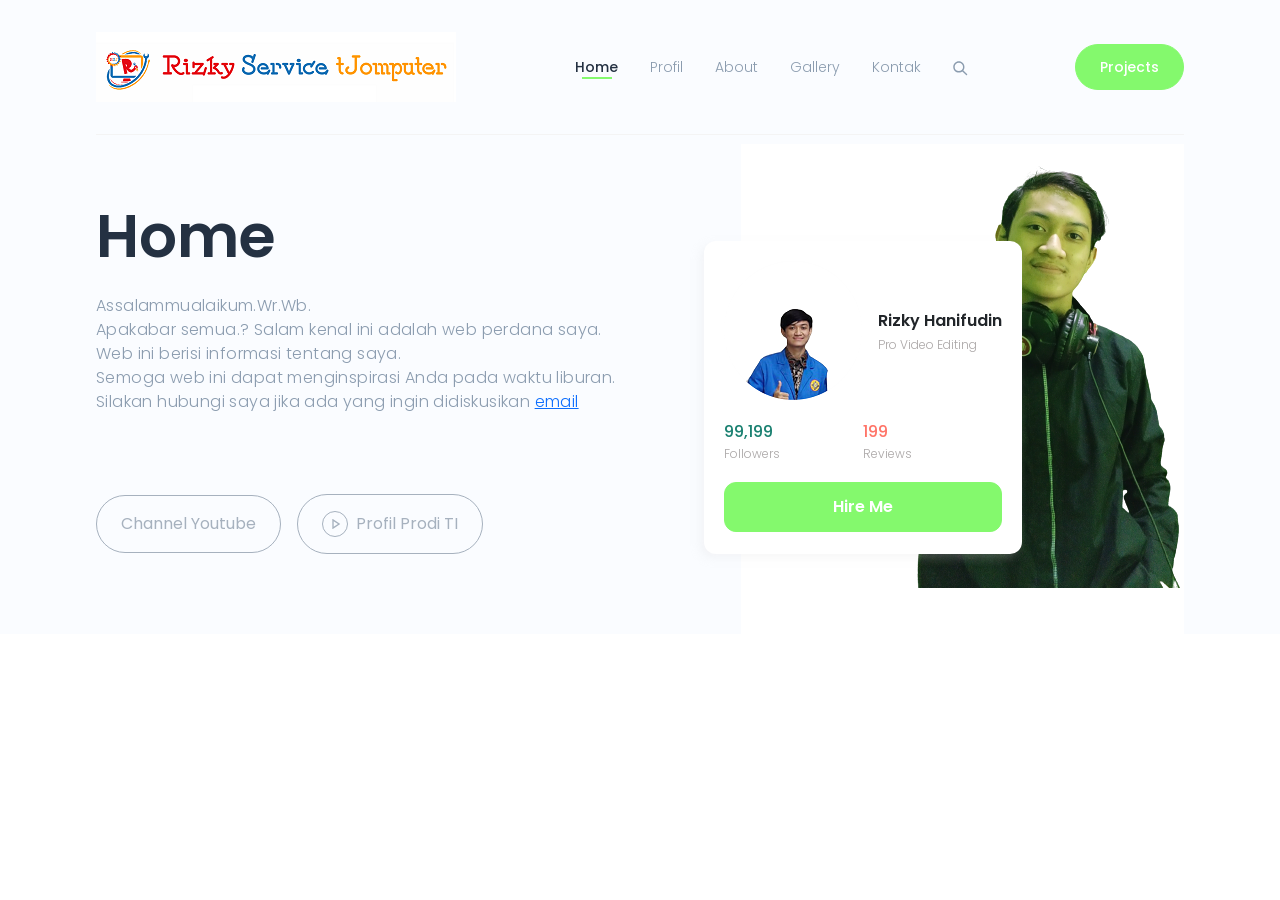
<file: index.html>
<!DOCTYPE html>
  <html lang="en">
    <head>
      <meta charset="UTF-8" />
      <meta name="viewport" content="width=device-width, initial-scale=1.0" />
      <title>Home | Rizky Hanifudin</title>
      <link href="https://cdn.jsdelivr.net/npm/bootstrap@5.0.0-beta2/dist/css/bootstrap.min.css" rel="stylesheet" integrity="sha384-BmbxuPwQa2lc/FVzBcNJ7UAyJxM6wuqIj61tLrc4wSX0szH/Ev+nYRRuWlolflfl" crossorigin="anonymous">
      <link rel="icon" href="image/favicon.png" type="image/png" sizes="16x16">
    </head>
    <body>
<!-- 	Start Musik     -->
	    	<audio hidden autoplay loop>
	    	<source src="music/EVAN_LOSS_FULL_SENYUM_SAYANG.mp3" type="audio/mpeg">
	  	</audio>
<!-- 	End Musik    -->
       <section class="h-100 w-100" style="
				box-sizing: border-box;
				position: relative;
				background-color: #FAFCFF;
			">
    <style>
      @import url("https://fonts.googleapis.com/css2?family=Poppins:ital,wght@0,100;0,200;0,300;0,400;0,500;0,600;0,700;0,800;0,900;1,100;1,200;1,300;1,400;1,500;1,600;1,700;1,800;1,900&display=swap");

      .header-3-3 .modal-backdrop.show {
        background-color: #000;
        opacity: 0.6;
      }

      .header-3-3 .modal-item.modal {
        top: 2rem;
      }

      .header-3-3 .navbar {
        padding: 2rem 2rem;
      }

      .header-3-3 .navbar-light .navbar-nav .nav-link {
        font: 300 0.875rem/1.5rem Poppins, sans-serif;
        color: #8B9CAF;
        padding: 0rem 1.25rem 0rem 0rem;
        margin-right: 0;
        margin-left: 0;
      }

      .header-3-3 .navbar-light .navbar-nav .nav-link:hover {
        font: 500 0.875rem/1.5rem Poppins, sans-serif;
        color: #243142;
      }

      .header-3-3 .navbar-light .navbar-nav .active {
        position: relative;
        width: fit-content;
      }

      .header-3-3 .navbar-light .navbar-nav .active>.nav-link,
      .header-3-3 .navbar-light .navbar-nav .nav-link.active,
      .header-3-3 .navbar-light .navbar-nav .nav-link.show,
      .header-3-3 .navbar-light .navbar-nav .show>.nav-link {
        font-weight: 500;
      }

      .header-3-3 .navbar-light .navbar-toggler-icon {
        background-image: urlurl("data:image/svg+xml,%3csvg xmlns='http://www.w3.org/2000/svg' viewBox='0 0 30 30'%3e%3cpath stroke='rgba%280, 0, 0, 0.55%29' stroke-linecap='round' stroke-miterlimit='10' stroke-width='2' d='M4 7h22M4 15h22M4 23h22'/%3e%3c/svg%3e");
      }

      .header-3-3 .btn:focus,
      .header-3-3 .btn:active {
        outline: none !important;
      }

      .header-3-3 .btn-fill {
        font: 500 0.875rem/1.25rem Poppins, sans-serif;
        border: 1px solid #84f96d;
        background-color: #84f96d;
        border-radius: 999px;
        padding: 0.75rem 1.5rem;
        transition: 0.3s;
      }

      .header-3-3 .btn-fill:hover {
        background-color: #84f96d;
        border: 1px solid #000000;
      }

      .header-3-3 .btn-no-fill {
        font: 500 0.875rem/1.25rem Poppins, sans-serif;
        color: #8B9CAF;
        padding: 0.75rem 2rem;
      }

      .header-3-3 .btn-no-fill:hover {
        color: #243142;
      }

      .header-3-3 .modal-item .modal-dialog .modal-content {
        border-radius: 8px;
      }

      .header-3-3 .responsive li {
        padding: 1rem;
      }

      .header-3-3 .hr {
        padding-left: 2rem;
        padding-right: 2rem;
      }

      .header-3-3 .hero {
        padding: 4rem 2rem;
      }

      .header-3-3 .left-column {
        margin-bottom: 0.75rem;
        width: 100%;
      }

      .header-3-3 .title-text-big {
        font: 600 2.25rem / normal Poppins, sans-serif;
        margin-bottom: 1.25rem;
        color: #243142;
      }

      .header-3-3 .text-caption {
        font: 300 1rem/1.5rem Poppins, sans-serif;
        letter-spacing: 0.025em;
        color: #8B9CAF;
        margin-bottom: 5rem;
      }

      .header-3-3 .btn-get {
        font: 600 1rem/1.5rem Poppins, sans-serif;
        padding: 1rem 2rem;
        border-radius: 999px;
        border: 1px solid #84f96d;
        background-color: #84f96d;
        transition: 0.3s;
      }

      .header-3-3 .btn-get:hover {
        background-color: #000000;
        border: 1px solid #000000;
      }

      .header-3-3 .btn-outline {
        font: 400 1rem/1.5rem Poppins, sans-serif;
        padding: 1rem 1.5rem;
        border-radius: 999px;
        background-color: transparent;
        border: 1px solid #A6B1BE;
        color: #A6B1BE;
        transition: 0.3s;
      }

      .header-3-3 .btn-outline:hover {
        border: 1px solid #000000;
        color: #000000;
      }

      .header-3-3 .btn-outline:hover div path {
        fill: #000000;
      }

      .header-3-3 .btn-outline:hover div rect {
        stroke: #000000;
      }

      .header-3-3 .right-column {
        width: 100%;
      }

      .header-3-3 .hero-right {
        right: 2rem;
        bottom: 0;
      }

      .header-3-3 .card-outer {
        padding-left: 0;
        z-index: 1;
      }

      .header-3-3 .card {
        transition: 0.4s;
        top: 0px;
        left: 0px;
        background-color: #FFFFFF;
        padding: 1.25rem;
        border-radius: 0.75rem;
        width: 100%;
        margin-top: 2.5rem;
        box-shadow: -4px 4px 10px 0px rgba(224, 224, 224, 0.25);
      }

      .header-3-3 .card:hover {
        top: -3px;
        left: -3px;
        transition: 0.4s;
        box-shadow: -4px 8px 15px 0px rgba(167, 167, 167, 0.25);
      }

      .header-3-3 .card-name {
        font: 600 1rem/1.5rem Poppins, sans-serif;
        margin-bottom: 0.25rem;
      }

      .header-3-3 .card-job {
        font: 300 0.75rem/1rem Poppins, sans-serif;
        color: #aaa6a6;
        margin-bottom: 0;
      }

      .header-3-3 .card-price-left {
        font: 500 1rem/1.5rem Poppins, sans-serif;
        margin-bottom: 0.125rem;
        color: #1B8171;
      }

      .header-3-3 .card-caption {
        font: 300 0.75rem/1rem Poppins, sans-serif;
        color: #aaa6a6;
        margin-bottom: 0;
      }

      .header-3-3 .card-price-right {
        font: 500 1rem/1.5rem Poppins, sans-serif;
        margin-bottom: 0.125rem;
        color: #FF7468;
      }

      .header-3-3 .btn-hire {
        font: 600 1rem/1.5rem Poppins, sans-serif;
        padding: 0.75rem 4rem;
        border-radius: 0.75rem;
        margin-bottom: 0.125rem;
        border: 1px solid #84f96d;
        background-color: #84f96d;
        transition: 0.3s;
      }

      .header-3-3 .btn-hire:hover {
        background-color: #000000;
        border: 1px solid #000000;
      }

      .header-3-3 .form {
        border-radius: 999px;
        background-color: #eef4fd;
        box-sizing: border-box;
        font-size: 14px;
        padding: 0rem 1rem;
        padding-right: 0.5rem;
        outline: none;
      }

      .header-3-3 .form div input[type="text"] {
        background-color: #eef4fd;
        box-sizing: border-box;
        font-size: 14px;
        padding: 0rem 0.5rem;
        outline: none;
        width: 100%;
      }

      .header-3-3 .center-search {
        bottom: 0.5rem;
      }

      @media (min-width: 576px) {
        .header-3-3 .modal-item .modal-dialog {
          max-width: 95%;
          border-radius: 12px;
        }

        .header-3-3 .navbar {
          padding: 2rem;
        }

        .header-3-3 .title-text-big {
          font-size: 3rem;
          line-height: 1.2;
        }
      }

      @media (min-width: 768px) {
        .header-3-3 .navbar {
          padding: 2rem 4rem;
        }

        .header-3-3 .hr {
          padding-left: 4rem;
          padding-right: 4rem;
        }

        .header-3-3 .hero {
          padding: 4rem;
        }

        .header-3-3 .left-column {
          margin-bottom: 3rem;
        }

        .header-3-3 .hero-right {
          right: 4rem;
        }

        .header-3-3 .card {
          margin-left: auto;
          margin-top: 0;
        }
      }

      @media (min-width: 992px) {

        .header-3-3 .navbar-light .navbar-nav .active:before {
          content: "";
          position: absolute;
          margin-left: auto;
          margin-right: auto;
          left: 0;
          right: 0;
          text-align: center;
          bottom: 0;
          height: 0px;
          width: 80%;
          /* or 100px */
          border-bottom: 2px solid #84f96d;
        }

        .header-3-3 .navbar {
          padding: 2rem 6rem;
        }

        .header-3-3 .navbar-light .navbar-nav .nav-link {
          padding: 0;
          margin-right: 1rem;
          margin-left: 1rem;
        }

        .header-3-3 .navbar-light .navbar-nav .active:before {
          width: 40%;
        }

        .header-3-3 .hr {
          padding-left: 6rem;
          padding-right: 6rem;
        }

        .header-3-3 .hero {
          padding: 4rem 6rem 5rem;
        }

        .header-3-3 .left-column {
          width: 50%;
          margin-bottom: 0;
        }

        .header-3-3 .title-text-big {
          font-size: 3.75rem;
          line-height: 1.25;
        }

        .header-3-3 .right-column {
          width: 50%;
        }

        .header-3-3 .hero-right {
          right: 6rem;
        }

        .header-3-3 .card-outer {
          padding-left: 4rem;
        }

        .header-3-3 .center-search {
          left: 48%;
          top: 50%;
          bottom: auto;
          transform: translate(-48%, -50%);
        }

        .header-3-3 .form {
          width: 340px;
        }
      }

      @media (max-width: 1023px) {
        .header-3-3 .form div input[type="text"] {
          width: 100%;
        }
      }
    </style>
    <div class="header-3-3 container-xxl mx-auto p-0 position-relative" style="font-family: 'Poppins', sans-serif">
      <nav class="navbar navbar-expand-lg navbar-light">
        <a href="index.html">
          <img style="margin-right: 0.75rem"
            src="image/logo.png" alt="Logo Rizky Service tJomputer" />
        </a>
        <button class="navbar-toggler border-0" type="button" data-bs-toggle="modal" data-bs-target="#targetModal-item">
          <span class="navbar-toggler-icon"></span>
        </button>

        <div class="modal-item modal fade" id="targetModal-item" tabindex="-1" role="dialog"
          aria-labelledby="targetModalLabel" aria-hidden="true">
          <div class="modal-dialog" role="document">
            <div class="modal-content bg-white border-0">
              <div class="modal-header border-0" style="padding: 2rem; padding-bottom: 0">
                <a class="modal-title" id="targetModalLabel">
                  <img style="margin-top: 0.5rem"
                    src="image/logo.png"
                    alt="" />
                </a>
                <button type="button" class="close btn-close text-white" data-bs-dismiss="modal"
                  aria-label="Close"></button>
              </div>
              <div class="modal-body" style="padding: 2rem; padding-top: 0; padding-bottom: 0">
                <ul class="navbar-nav responsive me-auto mt-2 mt-lg-0">
                  <li class="nav-item active position-relative">
                    <a class="nav-link main" style="color: #243142;" href="index.html">Home</a>
                  </li>
                  <li class="nav-item position-relative">
                    <a class="nav-link" href="profil.html">Profil</a>
                  </li>
                  <li class="nav-item position-relative">
                    <a class="nav-link" href="about.html">About</a>
                  </li>
                  <li class="nav-item position-relative">
                    <a class="nav-link" href="gallery.html">Gallery</a>
                  </li>
                  <li class="nav-item position-relative">
                    <a class="nav-link" href="kontak.html">Kontak</a>
                  </li>
                  <li class="nav-item position-relative">
                    <a class="nav-link" data-bs-toggle="collapse" href="#collapse" role="button" aria-expanded="false"
                      aria-controls="collapse">
                      <svg width="15" height="15" viewBox="0 0 15 15" fill="none" xmlns="http://www.w3.org/2000/svg">
                        <path fill-rule="evenodd" clip-rule="evenodd"
                          d="M5.85 1.69346C3.5304 1.69346 1.65 3.57386 1.65 5.89346C1.65 8.21305 3.5304 10.0935 5.85 10.0935C8.1696 10.0935 10.05 8.21305 10.05 5.89346C10.05 3.57386 8.1696 1.69346 5.85 1.69346ZM0.25 5.89346C0.25 2.80066 2.75721 0.293457 5.85 0.293457C8.94279 0.293457 11.45 2.80066 11.45 5.89346C11.45 8.98625 8.94279 11.4935 5.85 11.4935C2.75721 11.4935 0.25 8.98625 0.25 5.89346Z"
                          fill="#8B9CAF" />
                        <path fill-rule="evenodd" clip-rule="evenodd"
                          d="M8.85503 8.89848C9.12839 8.62512 9.57161 8.62512 9.84497 8.89848L14.045 13.0985C14.3183 13.3718 14.3183 13.8151 14.045 14.0884C13.7716 14.3618 13.3284 14.3618 13.055 14.0884L8.85503 9.88843C8.58166 9.61506 8.58166 9.17185 8.85503 8.89848Z"
                          fill="#8B9CAF" />
                      </svg>
                    </a>
                    <form method class="collapse position-absolute form center-search border-0" id="collapse">
                      <div class="d-flex">
                        <input type="text" class="rounded-full border-0 focus:outline-none" placeholder="Search" />
                        <button class="btn" type="button">
                          <svg style="width: 20px; height: 20px" data-bs-toggle="collapse" href="#collapse"
                            role="button" aria-expanded="false" aria-controls="collapse" fill="none" stroke="#273B56"
                            viewBox="0 0 24 24" xmlns="http://www.w3.org/2000/svg">
                            <path stroke-linecap="round" stroke-linejoin="round" stroke-width="2"
                              d="M6 18L18 6M6 6l12 12"></path>
                          </svg>
                        </button>
                      </div>
                    </form>
                  </li>
                </ul>
              </div>
              <div class="modal-footer border-0" style="padding: 2rem; padding-top: 0.75rem">
                <!-- <button class="btn btn-default btn-no-fill">Sign In</button> -->
                <button class="btn btn-fill text-white">Register</button>
              </div>
            </div>
          </div>
        </div>
<!-- Ini yang di Edit linknya -->
        <div class="collapse navbar-collapse" id="navbarTogglerDemo">
          <ul class="navbar-nav mx-auto mt-2 mt-lg-0">
            <li class="nav-item active position-relative">
              <a class="nav-link main=" style="color: #243142;" href="index.html">Home</a>
            </li>
            <li class="nav-item position-relative">
              <a class="nav-link" href="profil.html">Profil</a>
            </li>
            <li class="nav-item position-relative">
              <a class="nav-link" href="about.html">About</a>
            </li>
            <li class="nav-item position-relative">
              <a class="nav-link" href="gallery.html">Gallery</a>
            </li>
            <li class="nav-item position-relative">
              <a class="nav-link" href="kontak.html">Kontak</a>
            </li>
            <li class="nav-item my-auto">
              <a class="nav-link" data-bs-toggle="collapse" href="#collapse" role="button" aria-expanded="false"
                aria-controls="collapse">
                <svg width="15" height="15" viewBox="0 0 15 15" fill="none" xmlns="http://www.w3.org/2000/svg">
                  <path fill-rule="evenodd" clip-rule="evenodd"
                    d="M5.85 1.69346C3.5304 1.69346 1.65 3.57386 1.65 5.89346C1.65 8.21305 3.5304 10.0935 5.85 10.0935C8.1696 10.0935 10.05 8.21305 10.05 5.89346C10.05 3.57386 8.1696 1.69346 5.85 1.69346ZM0.25 5.89346C0.25 2.80066 2.75721 0.293457 5.85 0.293457C8.94279 0.293457 11.45 2.80066 11.45 5.89346C11.45 8.98625 8.94279 11.4935 5.85 11.4935C2.75721 11.4935 0.25 8.98625 0.25 5.89346Z"
                    fill="#8B9CAF" />
                  <path fill-rule="evenodd" clip-rule="evenodd"
                    d="M8.85503 8.89848C9.12839 8.62512 9.57161 8.62512 9.84497 8.89848L14.045 13.0985C14.3183 13.3718 14.3183 13.8151 14.045 14.0884C13.7716 14.3618 13.3284 14.3618 13.055 14.0884L8.85503 9.88843C8.58166 9.61506 8.58166 9.17185 8.85503 8.89848Z"
                    fill="#8B9CAF" />
                </svg>
              </a>
              <form class="collapse position-absolute form center-search border-0" id="collapse">
                <div class="d-flex">
                  <input type="text" class="rounded-full border-0 focus:outline-none" placeholder="Search" />
                  <button class="btn" type="button">
                    <svg style="width: 20px; height: 20px" data-bs-toggle="collapse" href="#collapse" role="button"
                      aria-expanded="false" aria-controls="collapse" fill="none" stroke="#273B56" viewBox="0 0 24 24"
                      xmlns="http://www.w3.org/2000/svg">
                      <path stroke-linecap="round" stroke-linejoin="round" stroke-width="2" d="M6 18L18 6M6 6l12 12">
                      </path>
                    </svg>
                  </button>
                </div>
              </form>
            </li>
          </ul>
          <!-- <button class="btn btn-default btn-no-fill">Sign In</button> -->
          <a href="https://daenkyweb.github.io/"><button class="btn btn-fill text-white">Projects</button></a>
        </div>
      </nav>
      <div class="hr">
        <hr style="
							border-color: #F4F4F4;
							background-color: #F4F4F4;
							opacity: 1;
							margin: 0 !important;
						" />
      </div>

      <div>
        <div class="mx-auto d-flex flex-lg-row flex-column hero">
          <!-- Left Column -->
          <div
            class="left-column flex-lg-grow-1 d-flex flex-column align-items-lg-start text-lg-start align-items-center text-center">
            <h1 class="title-text-big">
              Home<br class="d-lg-block d-none" />
            </h1>
            <p class="text-caption">
              Assalammualaikum.Wr.Wb. <br class="d-sm-block d-none" />
              Apakabar semua.? Salam kenal ini adalah web perdana saya. <br class="d-sm-block d-none" />
              Web ini berisi informasi tentang saya.<br class="d-sm-block d-none" />
              Semoga web ini dapat menginspirasi Anda pada waktu liburan. <br class="d-sm-block d-none" />
              Silakan hubungi saya jika ada yang ingin didiskusikan <a href="mailto:rizky.service.tjomputer@gmail.com">email</a><br class="d-sm-block d-none" />
            </p>
            <div class="d-flex flex-sm-row flex-column align-items-center mx-auto mx-lg-0 justify-content-center gap-3">
              <!-- <a href="https://www.youtube.com/channel/UCyxDfLvD_Vu49X5IZPcLlPQ"><button class="btn btn-get text-white d-inline-flex">
                Channel Youtube
              </button></a> -->
              <a href="https://youtu.be/xy-fXd0DnX4"><button class="btn btn-outline">
                <div class="d-flex align-items-center">
                  <!-- <svg class="me-2" width="26" height="26" viewBox="0 0 26 26" fill="none"
                    xmlns="http://www.w3.org/2000/svg">
                    <path
                      d="M15.9295 13L11.6668 10.158V15.842L15.9295 13ZM17.9175 13.2773L10.8515 17.988C10.8013 18.0214 10.743 18.0406 10.6828 18.0434C10.6225 18.0463 10.5627 18.0328 10.5095 18.0044C10.4563 17.9759 10.4119 17.9336 10.3809 17.8818C10.3499 17.8301 10.3335 17.771 10.3335 17.7107V8.28933C10.3335 8.22904 10.3499 8.16988 10.3809 8.11816C10.4119 8.06644 10.4563 8.0241 10.5095 7.99564C10.5627 7.96718 10.6225 7.95367 10.6828 7.95655C10.743 7.95943 10.8013 7.9786 10.8515 8.012L17.9175 12.7227C17.9631 12.7531 18.0006 12.7943 18.0265 12.8427C18.0524 12.8911 18.0659 12.9451 18.0659 13C18.0659 13.0549 18.0524 13.1089 18.0265 13.1573C18.0006 13.2057 17.9631 13.2469 17.9175 13.2773Z"
                      fill="#A6B1BE" />
                    <rect x="0.5" y="0.5" width="25" height="25" rx="12.5" stroke="#A6B1BE" />
                  </svg> -->
                  Channel Youtube
                </div>
              </button></a>
              <a href="https://youtu.be/xy-fXd0DnX4"><button class="btn btn-outline">
                <div class="d-flex align-items-center">
                  <svg class="me-2" width="26" height="26" viewBox="0 0 26 26" fill="none"
                    xmlns="http://www.w3.org/2000/svg">
                    <path
                      d="M15.9295 13L11.6668 10.158V15.842L15.9295 13ZM17.9175 13.2773L10.8515 17.988C10.8013 18.0214 10.743 18.0406 10.6828 18.0434C10.6225 18.0463 10.5627 18.0328 10.5095 18.0044C10.4563 17.9759 10.4119 17.9336 10.3809 17.8818C10.3499 17.8301 10.3335 17.771 10.3335 17.7107V8.28933C10.3335 8.22904 10.3499 8.16988 10.3809 8.11816C10.4119 8.06644 10.4563 8.0241 10.5095 7.99564C10.5627 7.96718 10.6225 7.95367 10.6828 7.95655C10.743 7.95943 10.8013 7.9786 10.8515 8.012L17.9175 12.7227C17.9631 12.7531 18.0006 12.7943 18.0265 12.8427C18.0524 12.8911 18.0659 12.9451 18.0659 13C18.0659 13.0549 18.0524 13.1089 18.0265 13.1573C18.0006 13.2057 17.9631 13.2469 17.9175 13.2773Z"
                      fill="#A6B1BE" />
                    <rect x="0.5" y="0.5" width="25" height="25" rx="12.5" stroke="#A6B1BE" />
                  </svg>
                  Profil Prodi TI
                </div>
              </button></a>
            </div>
          </div>

          <!-- Right Column -->
          <div class="right-column d-flex justify-content-center justify-content-lg-start text-center pe-0">
            <img class="position-absolute d-lg-block d-none hero-right"
              src="image/bg_Rizky.png"
              alt="" />
            <div class="d-flex align-items-end card-outer">
              <div class="mx-auto d-flex flex-wrap align-items-center">
                <div class="card border-0 position-relative d-flex flex-column">
                  <div class="d-flex align-items-center" style="margin-bottom: 1.25rem">
                    <div>
                      <img style="margin-right: 1rem"
                        src="image/rizky.png"
                        alt="" />
                    </div>
                    <div class="text-start">
                      <p class="card-name">Rizky Hanifudin</p>
                      <p class="card-job">Pro Video Editing</p>
                    </div>
                  </div>
                  <div class="row text-start" style="margin-bottom: 1.25rem">
                    <div class="col-6">
                      <p class="card-price-left">99,199</p>
                      <p class="card-caption">Followers</p>
                    </div>
                    <div class="col-6 ps-0">
                      <p class="card-price-right">199</p>
                      <p class="card-caption">Reviews</p>
                    </div>
                  </div>
                  <button class="btn btn-hire text-white">
                    <div class="test d-none">show</div>
                    Hire Me
                  </button>
                </div>
              </div>
            </div>
          </div>
        </div>
      </div>
    </div>
  </section> 
      <script src="https://cdn.jsdelivr.net/npm/bootstrap@5.0.0-beta2/dist/js/bootstrap.bundle.min.js" integrity="sha384-b5kHyXgcpbZJO/tY9Ul7kGkf1S0CWuKcCD38l8YkeH8z8QjE0GmW1gYU5S9FOnJ0" crossorigin="anonymous"></script>
      <!--Start of Telegram Script-->
<script> window.intergramId = "619316603" </script>
<script id="intergram" type="text/javascript" src="https://www.intergram.xyz/js/widget.js"></script>
<script> 
    window.intergramId = "619316603";
    window.intergramCustomizations = {
        titleClosed: 'Tanya Admin',
        titleOpen: 'Tutup Obrolan',
        introMessage: 'Silahkan kirim pertanyaan jika ada kesulitan',
        autoResponse: 'Pesan anda telah sampai, harap tunggu Admin Rizky Hanifudin merespon',
        autoNoResponse: 'Maaf sepertinya Admin Rizky Hanifudin sedang sibuk.' +
                        'Harap tunggu balasan dari Admin.',
        mainColor: "#84f96d", // Can be any css supported color 'red', 'rgb(255,87,34)', etc
        alwaysUseFloatingButton: false // Use the mobile floating button also on large screens
    };
</script>
<script id="intergram" type="text/javascript" src="https://www.intergram.xyz/js/widget.js"></script>
<!--End of Telegram Script-->
    </body>
  </html>
</file>
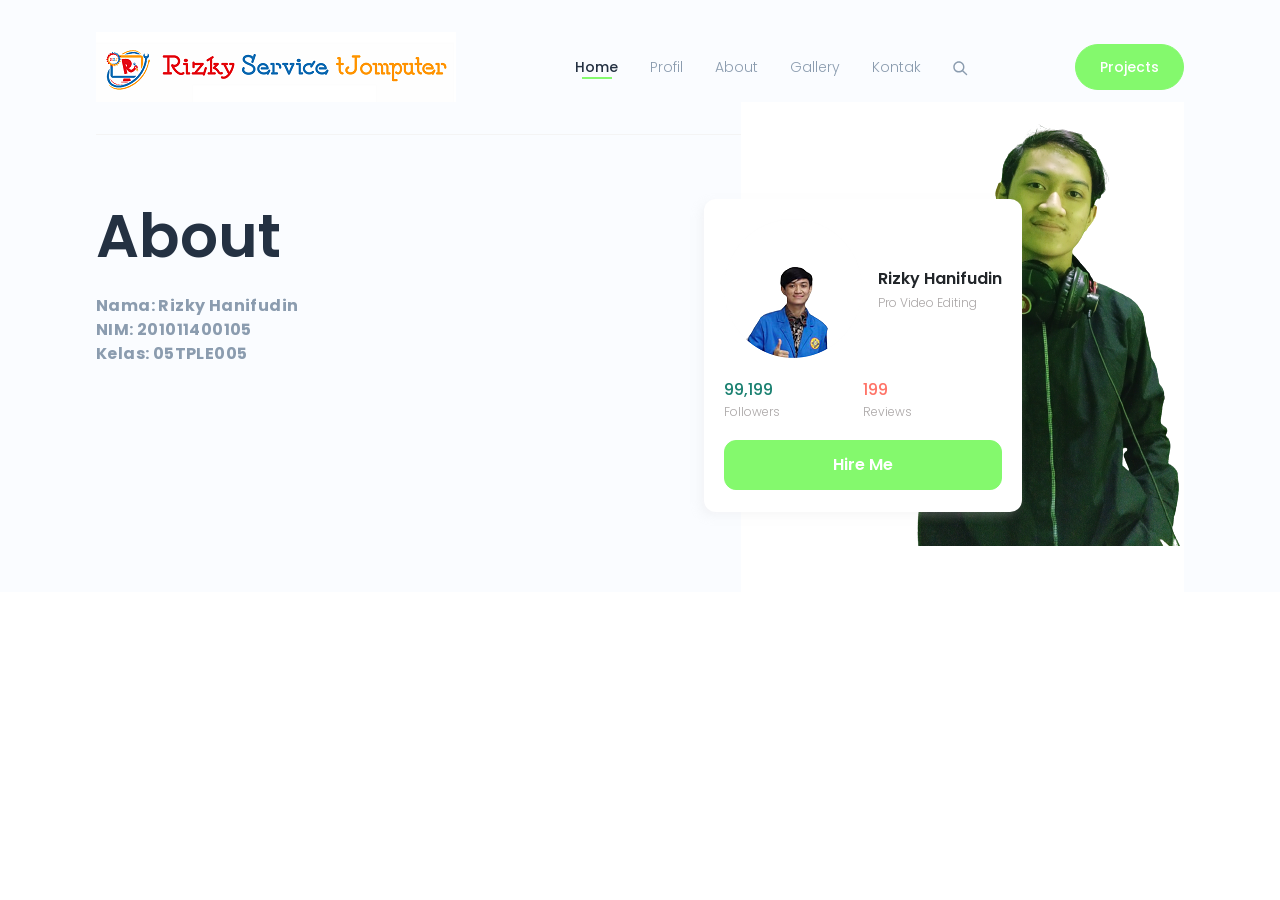
<file: about.html>
<!DOCTYPE html>
  <html lang="en">
    <head>
      <meta charset="UTF-8" />
      <meta name="viewport" content="width=device-width, initial-scale=1.0" />
      <title>About | Rizky Hanifudin</title>
      <link href="https://cdn.jsdelivr.net/npm/bootstrap@5.0.0-beta2/dist/css/bootstrap.min.css" rel="stylesheet" integrity="sha384-BmbxuPwQa2lc/FVzBcNJ7UAyJxM6wuqIj61tLrc4wSX0szH/Ev+nYRRuWlolflfl" crossorigin="anonymous">
      <link rel="icon" href="image/favicon.png" type="image/png" sizes="16x16">
    </head>
    <body>
<!-- 	Start Musik     -->
	    	<audio hidden autoplay loop>
	    	<source src="music/EVAN_LOSS_FULL_SENYUM_SAYANG.mp3" type="audio/mpeg">
	  	</audio>
<!-- 	End Musik    -->
       <section class="h-100 w-100" style="
				box-sizing: border-box;
				position: relative;
				background-color: #FAFCFF;
			">
    <style>
      @import url("https://fonts.googleapis.com/css2?family=Poppins:ital,wght@0,100;0,200;0,300;0,400;0,500;0,600;0,700;0,800;0,900;1,100;1,200;1,300;1,400;1,500;1,600;1,700;1,800;1,900&display=swap");

      .header-3-3 .modal-backdrop.show {
        background-color: #000;
        opacity: 0.6;
      }

      .header-3-3 .modal-item.modal {
        top: 2rem;
      }

      .header-3-3 .navbar {
        padding: 2rem 2rem;
      }

      .header-3-3 .navbar-light .navbar-nav .nav-link {
        font: 300 0.875rem/1.5rem Poppins, sans-serif;
        color: #8B9CAF;
        padding: 0rem 1.25rem 0rem 0rem;
        margin-right: 0;
        margin-left: 0;
      }

      .header-3-3 .navbar-light .navbar-nav .nav-link:hover {
        font: 500 0.875rem/1.5rem Poppins, sans-serif;
        color: #243142;
      }

      .header-3-3 .navbar-light .navbar-nav .active {
        position: relative;
        width: fit-content;
      }

      .header-3-3 .navbar-light .navbar-nav .active>.nav-link,
      .header-3-3 .navbar-light .navbar-nav .nav-link.active,
      .header-3-3 .navbar-light .navbar-nav .nav-link.show,
      .header-3-3 .navbar-light .navbar-nav .show>.nav-link {
        font-weight: 500;
      }

      .header-3-3 .navbar-light .navbar-toggler-icon {
        background-image: urlurl("data:image/svg+xml,%3csvg xmlns='http://www.w3.org/2000/svg' viewBox='0 0 30 30'%3e%3cpath stroke='rgba%280, 0, 0, 0.55%29' stroke-linecap='round' stroke-miterlimit='10' stroke-width='2' d='M4 7h22M4 15h22M4 23h22'/%3e%3c/svg%3e");
      }

      .header-3-3 .btn:focus,
      .header-3-3 .btn:active {
        outline: none !important;
      }

      .header-3-3 .btn-fill {
        font: 500 0.875rem/1.25rem Poppins, sans-serif;
        border: 1px solid #84f96d;
        background-color: #84f96d;
        border-radius: 999px;
        padding: 0.75rem 1.5rem;
        transition: 0.3s;
      }

      .header-3-3 .btn-fill:hover {
        background-color: #84f96d;
        border: 1px solid #000000;
      }

      .header-3-3 .btn-no-fill {
        font: 500 0.875rem/1.25rem Poppins, sans-serif;
        color: #8B9CAF;
        padding: 0.75rem 2rem;
      }

      .header-3-3 .btn-no-fill:hover {
        color: #243142;
      }

      .header-3-3 .modal-item .modal-dialog .modal-content {
        border-radius: 8px;
      }

      .header-3-3 .responsive li {
        padding: 1rem;
      }

      .header-3-3 .hr {
        padding-left: 2rem;
        padding-right: 2rem;
      }

      .header-3-3 .hero {
        padding: 4rem 2rem;
      }

      .header-3-3 .left-column {
        margin-bottom: 0.75rem;
        width: 100%;
      }

      .header-3-3 .title-text-big {
        font: 600 2.25rem / normal Poppins, sans-serif;
        margin-bottom: 1.25rem;
        color: #243142;
      }

      .header-3-3 .text-caption {
        font-size: medium;
        font: Poppins, sans-serif;
        letter-spacing: 0.025em;
        color: #8B9CAF;
        margin-bottom: 5rem;
      }

      .header-3-3 .btn-get {
        font: 600 1rem/1.5rem Poppins, sans-serif;
        padding: 1rem 2rem;
        border-radius: 999px;
        border: 1px solid #84f96d;
        background-color: #84f96d;
        transition: 0.3s;
      }

      .header-3-3 .btn-get:hover {
        background-color: #000000;
        border: 1px solid #000000;
      }

      .header-3-3 .btn-outline {
        font: 400 1rem/1.5rem Poppins, sans-serif;
        padding: 1rem 1.5rem;
        border-radius: 999px;
        background-color: transparent;
        border: 1px solid #A6B1BE;
        color: #A6B1BE;
        transition: 0.3s;
      }

      .header-3-3 .btn-outline:hover {
        border: 1px solid #000000;
        color: #000000;
      }

      .header-3-3 .btn-outline:hover div path {
        fill: #000000;
      }

      .header-3-3 .btn-outline:hover div rect {
        stroke: #000000;
      }

      .header-3-3 .right-column {
        width: 100%;
      }

      .header-3-3 .hero-right {
        right: 2rem;
        bottom: 0;
      }

      .header-3-3 .card-outer {
        padding-left: 0;
        z-index: 1;
      }

      .header-3-3 .card {
        transition: 0.4s;
        top: 0px;
        left: 0px;
        background-color: #FFFFFF;
        padding: 1.25rem;
        border-radius: 0.75rem;
        width: 100%;
        margin-top: 2.5rem;
        box-shadow: -4px 4px 10px 0px rgba(224, 224, 224, 0.25);
      }

      .header-3-3 .card:hover {
        top: -3px;
        left: -3px;
        transition: 0.4s;
        box-shadow: -4px 8px 15px 0px rgba(167, 167, 167, 0.25);
      }

      .header-3-3 .card-name {
        font: 600 1rem/1.5rem Poppins, sans-serif;
        margin-bottom: 0.25rem;
      }

      .header-3-3 .card-job {
        font: 300 0.75rem/1rem Poppins, sans-serif;
        color: #aaa6a6;
        margin-bottom: 0;
      }

      .header-3-3 .card-price-left {
        font: 500 1rem/1.5rem Poppins, sans-serif;
        margin-bottom: 0.125rem;
        color: #1B8171;
      }

      .header-3-3 .card-caption {
        font: 300 0.75rem/1rem Poppins, sans-serif;
        color: #aaa6a6;
        margin-bottom: 0;
      }

      .header-3-3 .card-price-right {
        font: 500 1rem/1.5rem Poppins, sans-serif;
        margin-bottom: 0.125rem;
        color: #FF7468;
      }

      .header-3-3 .btn-hire {
        font: 600 1rem/1.5rem Poppins, sans-serif;
        padding: 0.75rem 4rem;
        border-radius: 0.75rem;
        margin-bottom: 0.125rem;
        border: 1px solid #84f96d;
        background-color: #84f96d;
        transition: 0.3s;
      }

      .header-3-3 .btn-hire:hover {
        background-color: #000000;
        border: 1px solid #000000;
      }

      .header-3-3 .form {
        border-radius: 999px;
        background-color: #eef4fd;
        box-sizing: border-box;
        font-size: 14px;
        padding: 0rem 1rem;
        padding-right: 0.5rem;
        outline: none;
      }

      .header-3-3 .form div input[type="text"] {
        background-color: #eef4fd;
        box-sizing: border-box;
        font-size: 14px;
        padding: 0rem 0.5rem;
        outline: none;
        width: 100%;
      }

      .header-3-3 .center-search {
        bottom: 0.5rem;
      }

      @media (min-width: 576px) {
        .header-3-3 .modal-item .modal-dialog {
          max-width: 95%;
          border-radius: 12px;
        }

        .header-3-3 .navbar {
          padding: 2rem;
        }

        .header-3-3 .title-text-big {
          font-size: 3rem;
          line-height: 1.2;
        }
      }

      @media (min-width: 768px) {
        .header-3-3 .navbar {
          padding: 2rem 4rem;
        }

        .header-3-3 .hr {
          padding-left: 4rem;
          padding-right: 4rem;
        }

        .header-3-3 .hero {
          padding: 4rem;
        }

        .header-3-3 .left-column {
          margin-bottom: 3rem;
        }

        .header-3-3 .hero-right {
          right: 4rem;
        }

        .header-3-3 .card {
          margin-left: auto;
          margin-top: 0;
        }
      }

      @media (min-width: 992px) {

        .header-3-3 .navbar-light .navbar-nav .active:before {
          content: "";
          position: absolute;
          margin-left: auto;
          margin-right: auto;
          left: 0;
          right: 0;
          text-align: center;
          bottom: 0;
          height: 0px;
          width: 80%;
          /* or 100px */
          border-bottom: 2px solid #84f96d;
        }

        .header-3-3 .navbar {
          padding: 2rem 6rem;
        }

        .header-3-3 .navbar-light .navbar-nav .nav-link {
          padding: 0;
          margin-right: 1rem;
          margin-left: 1rem;
        }

        .header-3-3 .navbar-light .navbar-nav .active:before {
          width: 40%;
        }

        .header-3-3 .hr {
          padding-left: 6rem;
          padding-right: 6rem;
        }

        .header-3-3 .hero {
          padding: 4rem 6rem 5rem;
        }

        .header-3-3 .left-column {
          width: 50%;
          margin-bottom: 0;
        }

        .header-3-3 .title-text-big {
          font-size: 3.75rem;
          line-height: 1.25;
        }

        .header-3-3 .right-column {
          width: 50%;
        }

        .header-3-3 .hero-right {
          right: 6rem;
        }

        .header-3-3 .card-outer {
          padding-left: 4rem;
        }

        .header-3-3 .center-search {
          left: 48%;
          top: 50%;
          bottom: auto;
          transform: translate(-48%, -50%);
        }

        .header-3-3 .form {
          width: 340px;
        }
      }

      @media (max-width: 1023px) {
        .header-3-3 .form div input[type="text"] {
          width: 100%;
        }
      }
    </style>
    <div class="header-3-3 container-xxl mx-auto p-0 position-relative" style="font-family: 'Poppins', sans-serif">
      <nav class="navbar navbar-expand-lg navbar-light">
        <a href="index.html">
          <img style="margin-right: 0.75rem"
            src="image/logo.png" alt="Logo Rizky Service tJomputer" />
        </a>
        <button class="navbar-toggler border-0" type="button" data-bs-toggle="modal" data-bs-target="#targetModal-item">
          <span class="navbar-toggler-icon"></span>
        </button>

        <div class="modal-item modal fade" id="targetModal-item" tabindex="-1" role="dialog"
          aria-labelledby="targetModalLabel" aria-hidden="true">
          <div class="modal-dialog" role="document">
            <div class="modal-content bg-white border-0">
              <div class="modal-header border-0" style="padding: 2rem; padding-bottom: 0">
                <a class="modal-title" id="targetModalLabel">
                  <img style="margin-top: 0.5rem"
                    src="image/logo.png"
                    alt="" />
                </a>
                <button type="button" class="close btn-close text-white" data-bs-dismiss="modal"
                  aria-label="Close"></button>
              </div>
              <div class="modal-body" style="padding: 2rem; padding-top: 0; padding-bottom: 0">
                <ul class="navbar-nav responsive me-auto mt-2 mt-lg-0">
                  <li class="nav-item active position-relative">
                    <a class="nav-link main" style="color: #243142;" href="#">Home</a>
                  </li>
                  <li class="nav-item position-relative">
                    <a class="nav-link" href="#">Profil</a>
                  </li>
                  <li class="nav-item position-relative">
                    <a class="nav-link" href="#">About</a>
                  </li>
                  <li class="nav-item position-relative">
                    <a class="nav-link" href="#">Gallery</a>
                  </li>
                  <li class="nav-item position-relative">
                    <a class="nav-link" href="#">Kontak</a>
                  </li>
                  <li class="nav-item position-relative">
                    <a class="nav-link" data-bs-toggle="collapse" href="#collapse" role="button" aria-expanded="false"
                      aria-controls="collapse">
                      <svg width="15" height="15" viewBox="0 0 15 15" fill="none" xmlns="http://www.w3.org/2000/svg">
                        <path fill-rule="evenodd" clip-rule="evenodd"
                          d="M5.85 1.69346C3.5304 1.69346 1.65 3.57386 1.65 5.89346C1.65 8.21305 3.5304 10.0935 5.85 10.0935C8.1696 10.0935 10.05 8.21305 10.05 5.89346C10.05 3.57386 8.1696 1.69346 5.85 1.69346ZM0.25 5.89346C0.25 2.80066 2.75721 0.293457 5.85 0.293457C8.94279 0.293457 11.45 2.80066 11.45 5.89346C11.45 8.98625 8.94279 11.4935 5.85 11.4935C2.75721 11.4935 0.25 8.98625 0.25 5.89346Z"
                          fill="#8B9CAF" />
                        <path fill-rule="evenodd" clip-rule="evenodd"
                          d="M8.85503 8.89848C9.12839 8.62512 9.57161 8.62512 9.84497 8.89848L14.045 13.0985C14.3183 13.3718 14.3183 13.8151 14.045 14.0884C13.7716 14.3618 13.3284 14.3618 13.055 14.0884L8.85503 9.88843C8.58166 9.61506 8.58166 9.17185 8.85503 8.89848Z"
                          fill="#8B9CAF" />
                      </svg>
                    </a>
                    <form method class="collapse position-absolute form center-search border-0" id="collapse">
                      <div class="d-flex">
                        <input type="text" class="rounded-full border-0 focus:outline-none" placeholder="Search" />
                        <button class="btn" type="button">
                          <svg style="width: 20px; height: 20px" data-bs-toggle="collapse" href="#collapse"
                            role="button" aria-expanded="false" aria-controls="collapse" fill="none" stroke="#273B56"
                            viewBox="0 0 24 24" xmlns="http://www.w3.org/2000/svg">
                            <path stroke-linecap="round" stroke-linejoin="round" stroke-width="2"
                              d="M6 18L18 6M6 6l12 12"></path>
                          </svg>
                        </button>
                      </div>
                    </form>
                  </li>
                </ul>
              </div>
              <div class="modal-footer border-0" style="padding: 2rem; padding-top: 0.75rem">
                <!-- <button class="btn btn-default btn-no-fill">Sign In</button> -->
                <button class="btn btn-fill text-white">Register</button>
              </div>
            </div>
          </div>
        </div>

<!-- Ini yang di Edit linknya -->
        <div class="collapse navbar-collapse" id="navbarTogglerDemo">
          <ul class="navbar-nav mx-auto mt-2 mt-lg-0">
            <li class="nav-item active position-relative">
              <a class="nav-link main=" style="color: #243142;" href="index.html">Home</a>
            </li>
            <li class="nav-item position-relative">
              <a class="nav-link" href="profil.html">Profil</a>
            </li>
            <li class="nav-item position-relative">
              <a class="nav-link" href="about.html">About</a>
            </li>
            <li class="nav-item position-relative">
              <a class="nav-link" href="gallery.html">Gallery</a>
            </li>
            <li class="nav-item position-relative">
              <a class="nav-link" href="kontak.html">Kontak</a>
            </li>
            <li class="nav-item my-auto">
              <a class="nav-link" data-bs-toggle="collapse" href="#collapse" role="button" aria-expanded="false"
                aria-controls="collapse">
                <svg width="15" height="15" viewBox="0 0 15 15" fill="none" xmlns="http://www.w3.org/2000/svg">
                  <path fill-rule="evenodd" clip-rule="evenodd"
                    d="M5.85 1.69346C3.5304 1.69346 1.65 3.57386 1.65 5.89346C1.65 8.21305 3.5304 10.0935 5.85 10.0935C8.1696 10.0935 10.05 8.21305 10.05 5.89346C10.05 3.57386 8.1696 1.69346 5.85 1.69346ZM0.25 5.89346C0.25 2.80066 2.75721 0.293457 5.85 0.293457C8.94279 0.293457 11.45 2.80066 11.45 5.89346C11.45 8.98625 8.94279 11.4935 5.85 11.4935C2.75721 11.4935 0.25 8.98625 0.25 5.89346Z"
                    fill="#8B9CAF" />
                  <path fill-rule="evenodd" clip-rule="evenodd"
                    d="M8.85503 8.89848C9.12839 8.62512 9.57161 8.62512 9.84497 8.89848L14.045 13.0985C14.3183 13.3718 14.3183 13.8151 14.045 14.0884C13.7716 14.3618 13.3284 14.3618 13.055 14.0884L8.85503 9.88843C8.58166 9.61506 8.58166 9.17185 8.85503 8.89848Z"
                    fill="#8B9CAF" />
                </svg>
              </a>
              <form class="collapse position-absolute form center-search border-0" id="collapse">
                <div class="d-flex">
                  <input type="text" class="rounded-full border-0 focus:outline-none" placeholder="Search" />
                  <button class="btn" type="button">
                    <svg style="width: 20px; height: 20px" data-bs-toggle="collapse" href="#collapse" role="button"
                      aria-expanded="false" aria-controls="collapse" fill="none" stroke="#273B56" viewBox="0 0 24 24"
                      xmlns="http://www.w3.org/2000/svg">
                      <path stroke-linecap="round" stroke-linejoin="round" stroke-width="2" d="M6 18L18 6M6 6l12 12">
                      </path>
                    </svg>
                  </button>
                </div>
              </form>
            </li>
          </ul>
          <!-- <button class="btn btn-default btn-no-fill">Sign In</button> -->
          <a href="https://daenkyweb.github.io/"><button class="btn btn-fill text-white">Projects</button></a>
        </div>
      </nav>
      <div class="hr">
        <hr style="
							border-color: #F4F4F4;
							background-color: #F4F4F4;
							opacity: 1;
							margin: 0 !important;
						" />
      </div>

      <div>
        <div class="mx-auto d-flex flex-lg-row flex-column hero">
          <!-- Left Column -->
          <div
            class="left-column flex-lg-grow-1 d-flex flex-column align-items-lg-start text-lg-start align-items-center text-center">
            <h1 class="title-text-big">
              About<br class="d-lg-block d-none" />
            </h1>
            <p class="text-caption">
             <strong>Nama: Rizky Hanifudin</strong><br class="d-sm-block d-none" />
             <strong>NIM: 201011400105</strong><br class="d-sm-block d-none" />
             <strong>Kelas: 05TPLE005</strong><br class="d-sm-block d-none" />
            </p>
            <!-- <div class="d-flex flex-sm-row flex-column align-items-center mx-auto mx-lg-0 justify-content-center gap-3">
              <button class="btn btn-get text-white d-inline-flex">
                Get Started
              </button>
              <button class="btn btn-outline">
                <div class="d-flex align-items-center">
                  <svg class="me-2" width="26" height="26" viewBox="0 0 26 26" fill="none"
                    xmlns="http://www.w3.org/2000/svg">
                    <path
                      d="M15.9295 13L11.6668 10.158V15.842L15.9295 13ZM17.9175 13.2773L10.8515 17.988C10.8013 18.0214 10.743 18.0406 10.6828 18.0434C10.6225 18.0463 10.5627 18.0328 10.5095 18.0044C10.4563 17.9759 10.4119 17.9336 10.3809 17.8818C10.3499 17.8301 10.3335 17.771 10.3335 17.7107V8.28933C10.3335 8.22904 10.3499 8.16988 10.3809 8.11816C10.4119 8.06644 10.4563 8.0241 10.5095 7.99564C10.5627 7.96718 10.6225 7.95367 10.6828 7.95655C10.743 7.95943 10.8013 7.9786 10.8515 8.012L17.9175 12.7227C17.9631 12.7531 18.0006 12.7943 18.0265 12.8427C18.0524 12.8911 18.0659 12.9451 18.0659 13C18.0659 13.0549 18.0524 13.1089 18.0265 13.1573C18.0006 13.2057 17.9631 13.2469 17.9175 13.2773Z"
                      fill="#A6B1BE" />
                    <rect x="0.5" y="0.5" width="25" height="25" rx="12.5" stroke="#A6B1BE" />
                  </svg>
                  Watch the video
                </div>
              </button>
            </div> -->
          </div>

          <!-- Right Column -->
          <div class="right-column d-flex justify-content-center justify-content-lg-start text-center pe-0">
            <img class="position-absolute d-lg-block d-none hero-right"
              src="image/bg_Rizky.png"
              alt="" />
            <div class="d-flex align-items-end card-outer">
              <div class="mx-auto d-flex flex-wrap align-items-center">
                <div class="card border-0 position-relative d-flex flex-column">
                  <div class="d-flex align-items-center" style="margin-bottom: 1.25rem">
                    <div>
                      <img style="margin-right: 1rem"
                        src="image/rizky.png"
                        alt="" />
                    </div>
                    <div class="text-start">
                      <p class="card-name">Rizky Hanifudin</p>
                      <p class="card-job">Pro Video Editing</p>
                    </div>
                  </div>
                  <div class="row text-start" style="margin-bottom: 1.25rem">
                    <div class="col-6">
                      <p class="card-price-left">99,199</p>
                      <p class="card-caption">Followers</p>
                    </div>
                    <div class="col-6 ps-0">
                      <p class="card-price-right">199</p>
                      <p class="card-caption">Reviews</p>
                    </div>
                  </div>
                  <button class="btn btn-hire text-white">
                    <div class="test d-none">show</div>
                    Hire Me
                  </button>
                </div>
              </div>
            </div>
          </div>
        </div>
      </div>
    </div>
  </section> 
      <script src="https://cdn.jsdelivr.net/npm/bootstrap@5.0.0-beta2/dist/js/bootstrap.bundle.min.js" integrity="sha384-b5kHyXgcpbZJO/tY9Ul7kGkf1S0CWuKcCD38l8YkeH8z8QjE0GmW1gYU5S9FOnJ0" crossorigin="anonymous"></script>
      <!--Start of Telegram Script-->
<script> window.intergramId = "619316603" </script>
<script id="intergram" type="text/javascript" src="https://www.intergram.xyz/js/widget.js"></script>
<script> 
    window.intergramId = "619316603";
    window.intergramCustomizations = {
        titleClosed: 'Tanya Admin',
        titleOpen: 'Tutup Obrolan',
        introMessage: 'Silahkan kirim pertanyaan jika ada kesulitan',
        autoResponse: 'Pesan anda telah sampai, harap tunggu Admin Rizky Hanifudin merespon',
        autoNoResponse: 'Maaf sepertinya Admin Rizky Hanifudin sedang sibuk.' +
                        'Harap tunggu balasan dari Admin.',
        mainColor: "#84f96d", // Can be any css supported color 'red', 'rgb(255,87,34)', etc
        alwaysUseFloatingButton: false // Use the mobile floating button also on large screens
    };
</script>
<script id="intergram" type="text/javascript" src="https://www.intergram.xyz/js/widget.js"></script>
<!--End of Telegram Script-->
    </body>
  </html>
</file>
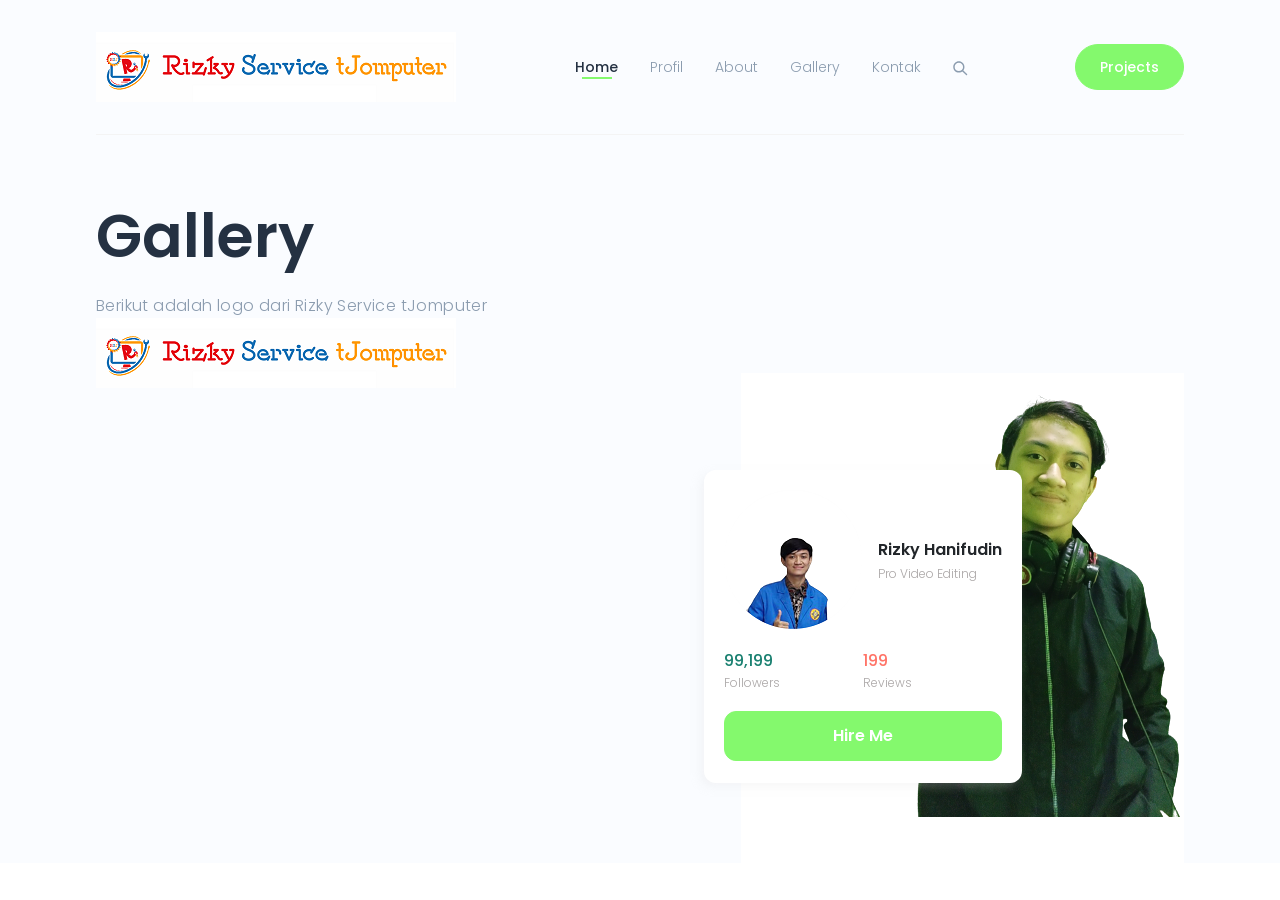
<file: gallery.html>
<!DOCTYPE html>
  <html lang="en">
    <head>
      <meta charset="UTF-8" />
      <meta name="viewport" content="width=device-width, initial-scale=1.0" />
      <title>Gallery | Rizky Hanifudin</title>
      <link href="https://cdn.jsdelivr.net/npm/bootstrap@5.0.0-beta2/dist/css/bootstrap.min.css" rel="stylesheet" integrity="sha384-BmbxuPwQa2lc/FVzBcNJ7UAyJxM6wuqIj61tLrc4wSX0szH/Ev+nYRRuWlolflfl" crossorigin="anonymous">
      <link rel="icon" href="image/favicon.png" type="image/png" sizes="16x16">
    </head>
    <body>
<!-- 	Start Musik     -->
	    	<audio hidden autoplay loop>
	    	<source src="music/EVAN_LOSS_FULL_SENYUM_SAYANG.mp3" type="audio/mpeg">
	  	</audio>
<!-- 	End Musik    -->
       <section class="h-100 w-100" style="
				box-sizing: border-box;
				position: relative;
				background-color: #FAFCFF;
			">
    <style>
      @import url("https://fonts.googleapis.com/css2?family=Poppins:ital,wght@0,100;0,200;0,300;0,400;0,500;0,600;0,700;0,800;0,900;1,100;1,200;1,300;1,400;1,500;1,600;1,700;1,800;1,900&display=swap");

      .header-3-3 .modal-backdrop.show {
        background-color: #000;
        opacity: 0.6;
      }

      .header-3-3 .modal-item.modal {
        top: 2rem;
      }

      .header-3-3 .navbar {
        padding: 2rem 2rem;
      }

      .header-3-3 .navbar-light .navbar-nav .nav-link {
        font: 300 0.875rem/1.5rem Poppins, sans-serif;
        color: #8B9CAF;
        padding: 0rem 1.25rem 0rem 0rem;
        margin-right: 0;
        margin-left: 0;
      }

      .header-3-3 .navbar-light .navbar-nav .nav-link:hover {
        font: 500 0.875rem/1.5rem Poppins, sans-serif;
        color: #243142;
      }

      .header-3-3 .navbar-light .navbar-nav .active {
        position: relative;
        width: fit-content;
      }

      .header-3-3 .navbar-light .navbar-nav .active>.nav-link,
      .header-3-3 .navbar-light .navbar-nav .nav-link.active,
      .header-3-3 .navbar-light .navbar-nav .nav-link.show,
      .header-3-3 .navbar-light .navbar-nav .show>.nav-link {
        font-weight: 500;
      }

      .header-3-3 .navbar-light .navbar-toggler-icon {
        background-image: urlurl("data:image/svg+xml,%3csvg xmlns='http://www.w3.org/2000/svg' viewBox='0 0 30 30'%3e%3cpath stroke='rgba%280, 0, 0, 0.55%29' stroke-linecap='round' stroke-miterlimit='10' stroke-width='2' d='M4 7h22M4 15h22M4 23h22'/%3e%3c/svg%3e");
      }

      .header-3-3 .btn:focus,
      .header-3-3 .btn:active {
        outline: none !important;
      }

      .header-3-3 .btn-fill {
        font: 500 0.875rem/1.25rem Poppins, sans-serif;
        border: 1px solid #84f96d;
        background-color: #84f96d;
        border-radius: 999px;
        padding: 0.75rem 1.5rem;
        transition: 0.3s;
      }

      .header-3-3 .btn-fill:hover {
        background-color: #84f96d;
        border: 1px solid #000000;
      }

      .header-3-3 .btn-no-fill {
        font: 500 0.875rem/1.25rem Poppins, sans-serif;
        color: #8B9CAF;
        padding: 0.75rem 2rem;
      }

      .header-3-3 .btn-no-fill:hover {
        color: #243142;
      }

      .header-3-3 .modal-item .modal-dialog .modal-content {
        border-radius: 8px;
      }

      .header-3-3 .responsive li {
        padding: 1rem;
      }

      .header-3-3 .hr {
        padding-left: 2rem;
        padding-right: 2rem;
      }

      .header-3-3 .hero {
        padding: 4rem 2rem;
      }

      .header-3-3 .left-column {
        margin-bottom: 0.75rem;
        width: 100%;
      }

      .header-3-3 .title-text-big {
        font: 600 2.25rem / normal Poppins, sans-serif;
        margin-bottom: 1.25rem;
        color: #243142;
      }

      .header-3-3 .text-caption {
        font: 300 1rem/1.5rem Poppins, sans-serif;
        letter-spacing: 0.025em;
        color: #8B9CAF;
        margin-bottom: 5rem;
      }

      .header-3-3 .btn-get {
        font: 600 1rem/1.5rem Poppins, sans-serif;
        padding: 1rem 2rem;
        border-radius: 999px;
        border: 1px solid #84f96d;
        background-color: #84f96d;
        transition: 0.3s;
      }

      .header-3-3 .btn-get:hover {
        background-color: #000000;
        border: 1px solid #000000;
      }

      .header-3-3 .btn-outline {
        font: 400 1rem/1.5rem Poppins, sans-serif;
        padding: 1rem 1.5rem;
        border-radius: 999px;
        background-color: transparent;
        border: 1px solid #A6B1BE;
        color: #A6B1BE;
        transition: 0.3s;
      }

      .header-3-3 .btn-outline:hover {
        border: 1px solid #000000;
        color: #000000;
      }

      .header-3-3 .btn-outline:hover div path {
        fill: #000000;
      }

      .header-3-3 .btn-outline:hover div rect {
        stroke: #000000;
      }

      .header-3-3 .right-column {
        width: 100%;
      }

      .header-3-3 .hero-right {
        right: 2rem;
        bottom: 0;
      }

      .header-3-3 .card-outer {
        padding-left: 0;
        z-index: 1;
      }

      .header-3-3 .card {
        transition: 0.4s;
        top: 0px;
        left: 0px;
        background-color: #FFFFFF;
        padding: 1.25rem;
        border-radius: 0.75rem;
        width: 100%;
        margin-top: 2.5rem;
        box-shadow: -4px 4px 10px 0px rgba(224, 224, 224, 0.25);
      }

      .header-3-3 .card:hover {
        top: -3px;
        left: -3px;
        transition: 0.4s;
        box-shadow: -4px 8px 15px 0px rgba(167, 167, 167, 0.25);
      }

      .header-3-3 .card-name {
        font: 600 1rem/1.5rem Poppins, sans-serif;
        margin-bottom: 0.25rem;
      }

      .header-3-3 .card-job {
        font: 300 0.75rem/1rem Poppins, sans-serif;
        color: #aaa6a6;
        margin-bottom: 0;
      }

      .header-3-3 .card-price-left {
        font: 500 1rem/1.5rem Poppins, sans-serif;
        margin-bottom: 0.125rem;
        color: #1B8171;
      }

      .header-3-3 .card-caption {
        font: 300 0.75rem/1rem Poppins, sans-serif;
        color: #aaa6a6;
        margin-bottom: 0;
      }

      .header-3-3 .card-price-right {
        font: 500 1rem/1.5rem Poppins, sans-serif;
        margin-bottom: 0.125rem;
        color: #FF7468;
      }

      .header-3-3 .btn-hire {
        font: 600 1rem/1.5rem Poppins, sans-serif;
        padding: 0.75rem 4rem;
        border-radius: 0.75rem;
        margin-bottom: 0.125rem;
        border: 1px solid #84f96d;
        background-color: #84f96d;
        transition: 0.3s;
      }

      .header-3-3 .btn-hire:hover {
        background-color: #000000;
        border: 1px solid #000000;
      }

      .header-3-3 .form {
        border-radius: 999px;
        background-color: #eef4fd;
        box-sizing: border-box;
        font-size: 14px;
        padding: 0rem 1rem;
        padding-right: 0.5rem;
        outline: none;
      }

      .header-3-3 .form div input[type="text"] {
        background-color: #eef4fd;
        box-sizing: border-box;
        font-size: 14px;
        padding: 0rem 0.5rem;
        outline: none;
        width: 100%;
      }

      .header-3-3 .center-search {
        bottom: 0.5rem;
      }

      @media (min-width: 576px) {
        .header-3-3 .modal-item .modal-dialog {
          max-width: 95%;
          border-radius: 12px;
        }

        .header-3-3 .navbar {
          padding: 2rem;
        }

        .header-3-3 .title-text-big {
          font-size: 3rem;
          line-height: 1.2;
        }
      }

      @media (min-width: 768px) {
        .header-3-3 .navbar {
          padding: 2rem 4rem;
        }

        .header-3-3 .hr {
          padding-left: 4rem;
          padding-right: 4rem;
        }

        .header-3-3 .hero {
          padding: 4rem;
        }

        .header-3-3 .left-column {
          margin-bottom: 3rem;
        }

        .header-3-3 .hero-right {
          right: 4rem;
        }

        .header-3-3 .card {
          margin-left: auto;
          margin-top: 0;
        }
      }

      @media (min-width: 992px) {

        .header-3-3 .navbar-light .navbar-nav .active:before {
          content: "";
          position: absolute;
          margin-left: auto;
          margin-right: auto;
          left: 0;
          right: 0;
          text-align: center;
          bottom: 0;
          height: 0px;
          width: 80%;
          /* or 100px */
          border-bottom: 2px solid #84f96d;
        }

        .header-3-3 .navbar {
          padding: 2rem 6rem;
        }

        .header-3-3 .navbar-light .navbar-nav .nav-link {
          padding: 0;
          margin-right: 1rem;
          margin-left: 1rem;
        }

        .header-3-3 .navbar-light .navbar-nav .active:before {
          width: 40%;
        }

        .header-3-3 .hr {
          padding-left: 6rem;
          padding-right: 6rem;
        }

        .header-3-3 .hero {
          padding: 4rem 6rem 5rem;
        }

        .header-3-3 .left-column {
          width: 50%;
          margin-bottom: 0;
        }

        .header-3-3 .title-text-big {
          font-size: 3.75rem;
          line-height: 1.25;
        }

        .header-3-3 .right-column {
          width: 50%;
        }

        .header-3-3 .hero-right {
          right: 6rem;
        }

        .header-3-3 .card-outer {
          padding-left: 4rem;
        }

        .header-3-3 .center-search {
          left: 48%;
          top: 50%;
          bottom: auto;
          transform: translate(-48%, -50%);
        }

        .header-3-3 .form {
          width: 340px;
        }
      }

      @media (max-width: 1023px) {
        .header-3-3 .form div input[type="text"] {
          width: 100%;
        }
      }
    </style>
    <div class="header-3-3 container-xxl mx-auto p-0 position-relative" style="font-family: 'Poppins', sans-serif">
      <nav class="navbar navbar-expand-lg navbar-light">
        <a href="index.html">
          <img style="margin-right: 0.75rem"
            src="image/logo.png" alt="Logo Rizky Service tJomputer" />
        </a>
        <button class="navbar-toggler border-0" type="button" data-bs-toggle="modal" data-bs-target="#targetModal-item">
          <span class="navbar-toggler-icon"></span>
        </button>

        <div class="modal-item modal fade" id="targetModal-item" tabindex="-1" role="dialog"
          aria-labelledby="targetModalLabel" aria-hidden="true">
          <div class="modal-dialog" role="document">
            <div class="modal-content bg-white border-0">
              <div class="modal-header border-0" style="padding: 2rem; padding-bottom: 0">
                <a class="modal-title" id="targetModalLabel">
                  <img style="margin-top: 0.5rem"
                    src="image/logo.png"
                    alt="" />
                </a>
                <button type="button" class="close btn-close text-white" data-bs-dismiss="modal"
                  aria-label="Close"></button>
              </div>
              <div class="modal-body" style="padding: 2rem; padding-top: 0; padding-bottom: 0">
                <ul class="navbar-nav responsive me-auto mt-2 mt-lg-0">
                  <li class="nav-item active position-relative">
                    <a class="nav-link main" style="color: #243142;" href="#">Home</a>
                  </li>
                  <li class="nav-item position-relative">
                    <a class="nav-link" href="#">Profil</a>
                  </li>
                  <li class="nav-item position-relative">
                    <a class="nav-link" href="#">About</a>
                  </li>
                  <li class="nav-item position-relative">
                    <a class="nav-link" href="#">Gallery</a>
                  </li>
                  <li class="nav-item position-relative">
                    <a class="nav-link" href="#">Kontak</a>
                  </li>
                  <li class="nav-item position-relative">
                    <a class="nav-link" data-bs-toggle="collapse" href="#collapse" role="button" aria-expanded="false"
                      aria-controls="collapse">
                      <svg width="15" height="15" viewBox="0 0 15 15" fill="none" xmlns="http://www.w3.org/2000/svg">
                        <path fill-rule="evenodd" clip-rule="evenodd"
                          d="M5.85 1.69346C3.5304 1.69346 1.65 3.57386 1.65 5.89346C1.65 8.21305 3.5304 10.0935 5.85 10.0935C8.1696 10.0935 10.05 8.21305 10.05 5.89346C10.05 3.57386 8.1696 1.69346 5.85 1.69346ZM0.25 5.89346C0.25 2.80066 2.75721 0.293457 5.85 0.293457C8.94279 0.293457 11.45 2.80066 11.45 5.89346C11.45 8.98625 8.94279 11.4935 5.85 11.4935C2.75721 11.4935 0.25 8.98625 0.25 5.89346Z"
                          fill="#8B9CAF" />
                        <path fill-rule="evenodd" clip-rule="evenodd"
                          d="M8.85503 8.89848C9.12839 8.62512 9.57161 8.62512 9.84497 8.89848L14.045 13.0985C14.3183 13.3718 14.3183 13.8151 14.045 14.0884C13.7716 14.3618 13.3284 14.3618 13.055 14.0884L8.85503 9.88843C8.58166 9.61506 8.58166 9.17185 8.85503 8.89848Z"
                          fill="#8B9CAF" />
                      </svg>
                    </a>
                    <form method class="collapse position-absolute form center-search border-0" id="collapse">
                      <div class="d-flex">
                        <input type="text" class="rounded-full border-0 focus:outline-none" placeholder="Search" />
                        <button class="btn" type="button">
                          <svg style="width: 20px; height: 20px" data-bs-toggle="collapse" href="#collapse"
                            role="button" aria-expanded="false" aria-controls="collapse" fill="none" stroke="#273B56"
                            viewBox="0 0 24 24" xmlns="http://www.w3.org/2000/svg">
                            <path stroke-linecap="round" stroke-linejoin="round" stroke-width="2"
                              d="M6 18L18 6M6 6l12 12"></path>
                          </svg>
                        </button>
                      </div>
                    </form>
                  </li>
                </ul>
              </div>
              <div class="modal-footer border-0" style="padding: 2rem; padding-top: 0.75rem">
                <!-- <button class="btn btn-default btn-no-fill">Sign In</button> -->
                <button class="btn btn-fill text-white">Register</button>
              </div>
            </div>
          </div>
        </div>

<!-- Ini yang di Edit linknya -->
        <div class="collapse navbar-collapse" id="navbarTogglerDemo">
          <ul class="navbar-nav mx-auto mt-2 mt-lg-0">
            <li class="nav-item active position-relative">
              <a class="nav-link main=" style="color: #243142;" href="index.html">Home</a>
            </li>
            <li class="nav-item position-relative">
              <a class="nav-link" href="profil.html">Profil</a>
            </li>
            <li class="nav-item position-relative">
              <a class="nav-link" href="about.html">About</a>
            </li>
            <li class="nav-item position-relative">
              <a class="nav-link" href="gallery.html">Gallery</a>
            </li>
            <li class="nav-item position-relative">
              <a class="nav-link" href="kontak.html">Kontak</a>
            </li>
            <li class="nav-item my-auto">
              <a class="nav-link" data-bs-toggle="collapse" href="#collapse" role="button" aria-expanded="false"
                aria-controls="collapse">
                <svg width="15" height="15" viewBox="0 0 15 15" fill="none" xmlns="http://www.w3.org/2000/svg">
                  <path fill-rule="evenodd" clip-rule="evenodd"
                    d="M5.85 1.69346C3.5304 1.69346 1.65 3.57386 1.65 5.89346C1.65 8.21305 3.5304 10.0935 5.85 10.0935C8.1696 10.0935 10.05 8.21305 10.05 5.89346C10.05 3.57386 8.1696 1.69346 5.85 1.69346ZM0.25 5.89346C0.25 2.80066 2.75721 0.293457 5.85 0.293457C8.94279 0.293457 11.45 2.80066 11.45 5.89346C11.45 8.98625 8.94279 11.4935 5.85 11.4935C2.75721 11.4935 0.25 8.98625 0.25 5.89346Z"
                    fill="#8B9CAF" />
                  <path fill-rule="evenodd" clip-rule="evenodd"
                    d="M8.85503 8.89848C9.12839 8.62512 9.57161 8.62512 9.84497 8.89848L14.045 13.0985C14.3183 13.3718 14.3183 13.8151 14.045 14.0884C13.7716 14.3618 13.3284 14.3618 13.055 14.0884L8.85503 9.88843C8.58166 9.61506 8.58166 9.17185 8.85503 8.89848Z"
                    fill="#8B9CAF" />
                </svg>
              </a>
              <form class="collapse position-absolute form center-search border-0" id="collapse">
                <div class="d-flex">
                  <input type="text" class="rounded-full border-0 focus:outline-none" placeholder="Search" />
                  <button class="btn" type="button">
                    <svg style="width: 20px; height: 20px" data-bs-toggle="collapse" href="#collapse" role="button"
                      aria-expanded="false" aria-controls="collapse" fill="none" stroke="#273B56" viewBox="0 0 24 24"
                      xmlns="http://www.w3.org/2000/svg">
                      <path stroke-linecap="round" stroke-linejoin="round" stroke-width="2" d="M6 18L18 6M6 6l12 12">
                      </path>
                    </svg>
                  </button>
                </div>
              </form>
            </li>
          </ul>
          <!-- <button class="btn btn-default btn-no-fill">Sign In</button> -->
          <a href="https://daenkyweb.github.io/"><button class="btn btn-fill text-white">Projects</button></a>
        </div>
      </nav>
      <div class="hr">
        <hr style="
							border-color: #F4F4F4;
							background-color: #F4F4F4;
							opacity: 1;
							margin: 0 !important;
						" />
      </div>

      <div>
        <div class="mx-auto d-flex flex-lg-row flex-column hero">
          <!-- Left Column -->
          <div
            class="left-column flex-lg-grow-1 d-flex flex-column align-items-lg-start text-lg-start align-items-center text-center">
            <h1 class="title-text-big">
              Gallery
            </h1>
            <p class="text-caption">
              Berikut adalah logo dari Rizky Service tJomputer<br class="d-sm-block d-none" />
              <img src="image/logo.png" alt="logo Rizky Service tJomputer">
            </p>
            <!-- <iframe width="420" height="315"
              src="https://www.youtube.com/embed/9VFGQNWXXQE">
            </iframe> -->
            <iframe width="560" height="315" src="https://www.youtube.com/embed/videoseries?list=PLuT_sBYBVhEdGCoEyZdhCRQWmqV84Wy1q" title="YouTube video player" frameborder="0" allow="accelerometer; autoplay; clipboard-write; encrypted-media; gyroscope; picture-in-picture" allowfullscreen></iframe>
          </body>
            <!-- <div class="d-flex flex-sm-row flex-column align-items-center mx-auto mx-lg-0 justify-content-center gap-3">
              <button class="btn btn-get text-white d-inline-flex">
                Get Started
              </button>
              <button class="btn btn-outline">
                <div class="d-flex align-items-center">
                  <svg class="me-2" width="26" height="26" viewBox="0 0 26 26" fill="none"
                    xmlns="http://www.w3.org/2000/svg">
                    <path
                      d="M15.9295 13L11.6668 10.158V15.842L15.9295 13ZM17.9175 13.2773L10.8515 17.988C10.8013 18.0214 10.743 18.0406 10.6828 18.0434C10.6225 18.0463 10.5627 18.0328 10.5095 18.0044C10.4563 17.9759 10.4119 17.9336 10.3809 17.8818C10.3499 17.8301 10.3335 17.771 10.3335 17.7107V8.28933C10.3335 8.22904 10.3499 8.16988 10.3809 8.11816C10.4119 8.06644 10.4563 8.0241 10.5095 7.99564C10.5627 7.96718 10.6225 7.95367 10.6828 7.95655C10.743 7.95943 10.8013 7.9786 10.8515 8.012L17.9175 12.7227C17.9631 12.7531 18.0006 12.7943 18.0265 12.8427C18.0524 12.8911 18.0659 12.9451 18.0659 13C18.0659 13.0549 18.0524 13.1089 18.0265 13.1573C18.0006 13.2057 17.9631 13.2469 17.9175 13.2773Z"
                      fill="#A6B1BE" />
                    <rect x="0.5" y="0.5" width="25" height="25" rx="12.5" stroke="#A6B1BE" />
                  </svg>
                  Watch the video
                </div>
              </button>
            </div> -->
          </div>

          <!-- Right Column -->
          <div class="right-column d-flex justify-content-center justify-content-lg-start text-center pe-0">
            <img class="position-absolute d-lg-block d-none hero-right"
              src="image/bg_Rizky.png"
              alt="" />
            <div class="d-flex align-items-end card-outer">
              <div class="mx-auto d-flex flex-wrap align-items-center">
                <div class="card border-0 position-relative d-flex flex-column">
                  <div class="d-flex align-items-center" style="margin-bottom: 1.25rem">
                    <div>
                      <img style="margin-right: 1rem"
                        src="image/rizky.png"
                        alt="" />
                    </div>
                    <div class="text-start">
                      <p class="card-name">Rizky Hanifudin</p>
                      <p class="card-job">Pro Video Editing</p>
                    </div>
                  </div>
                  <div class="row text-start" style="margin-bottom: 1.25rem">
                    <div class="col-6">
                      <p class="card-price-left">99,199</p>
                      <p class="card-caption">Followers</p>
                    </div>
                    <div class="col-6 ps-0">
                      <p class="card-price-right">199</p>
                      <p class="card-caption">Reviews</p>
                    </div>
                  </div>
                  <button class="btn btn-hire text-white">
                    <div class="test d-none">show</div>
                    Hire Me
                  </button>
                </div>
              </div>
            </div>
          </div>
        </div>
      </div>
    </div>
  </section> 
      <script src="https://cdn.jsdelivr.net/npm/bootstrap@5.0.0-beta2/dist/js/bootstrap.bundle.min.js" integrity="sha384-b5kHyXgcpbZJO/tY9Ul7kGkf1S0CWuKcCD38l8YkeH8z8QjE0GmW1gYU5S9FOnJ0" crossorigin="anonymous"></script>
      <!--Start of Telegram Script-->
<script> window.intergramId = "619316603" </script>
<script id="intergram" type="text/javascript" src="https://www.intergram.xyz/js/widget.js"></script>
<script> 
    window.intergramId = "619316603";
    window.intergramCustomizations = {
        titleClosed: 'Tanya Admin',
        titleOpen: 'Tutup Obrolan',
        introMessage: 'Silahkan kirim pertanyaan jika ada kesulitan',
        autoResponse: 'Pesan anda telah sampai, harap tunggu Admin Rizky Hanifudin merespon',
        autoNoResponse: 'Maaf sepertinya Admin Rizky Hanifudin sedang sibuk.' +
                        'Harap tunggu balasan dari Admin.',
        mainColor: "#84f96d", // Can be any css supported color 'red', 'rgb(255,87,34)', etc
        alwaysUseFloatingButton: false // Use the mobile floating button also on large screens
    };
</script>
<script id="intergram" type="text/javascript" src="https://www.intergram.xyz/js/widget.js"></script>
<!--End of Telegram Script-->
    </body>
  </html>
</file>
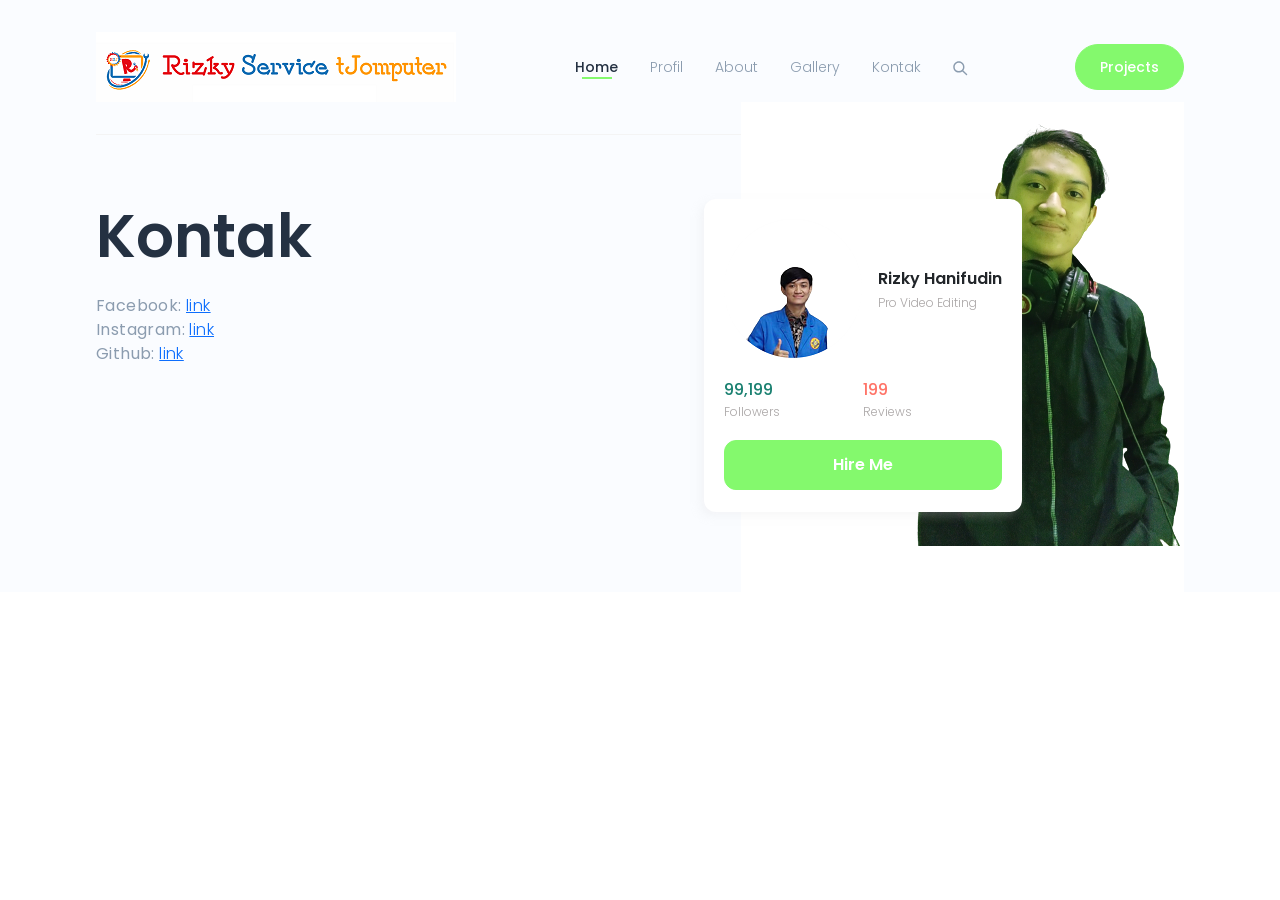
<file: kontak.html>
<!DOCTYPE html>
  <html lang="en">
    <head>
      <meta charset="UTF-8" />
      <meta name="viewport" content="width=device-width, initial-scale=1.0" />
      <title>Kontak | Rizky Hanifudin</title>
      <link href="https://cdn.jsdelivr.net/npm/bootstrap@5.0.0-beta2/dist/css/bootstrap.min.css" rel="stylesheet" integrity="sha384-BmbxuPwQa2lc/FVzBcNJ7UAyJxM6wuqIj61tLrc4wSX0szH/Ev+nYRRuWlolflfl" crossorigin="anonymous">
      <link rel="icon" href="image/favicon.png" type="image/png" sizes="16x16">
    </head>
    <body>
<!-- 	Start Musik     -->
	    	<audio hidden autoplay loop>
	    	<source src="music/EVAN_LOSS_FULL_SENYUM_SAYANG.mp3" type="audio/mpeg">
	  	</audio>
<!-- 	End Musik    -->
       <section class="h-100 w-100" style="
				box-sizing: border-box;
				position: relative;
				background-color: #FAFCFF;
			">
    <style>
      @import url("https://fonts.googleapis.com/css2?family=Poppins:ital,wght@0,100;0,200;0,300;0,400;0,500;0,600;0,700;0,800;0,900;1,100;1,200;1,300;1,400;1,500;1,600;1,700;1,800;1,900&display=swap");

      .header-3-3 .modal-backdrop.show {
        background-color: #000;
        opacity: 0.6;
      }

      .header-3-3 .modal-item.modal {
        top: 2rem;
      }

      .header-3-3 .navbar {
        padding: 2rem 2rem;
      }

      .header-3-3 .navbar-light .navbar-nav .nav-link {
        font: 300 0.875rem/1.5rem Poppins, sans-serif;
        color: #8B9CAF;
        padding: 0rem 1.25rem 0rem 0rem;
        margin-right: 0;
        margin-left: 0;
      }

      .header-3-3 .navbar-light .navbar-nav .nav-link:hover {
        font: 500 0.875rem/1.5rem Poppins, sans-serif;
        color: #243142;
      }

      .header-3-3 .navbar-light .navbar-nav .active {
        position: relative;
        width: fit-content;
      }

      .header-3-3 .navbar-light .navbar-nav .active>.nav-link,
      .header-3-3 .navbar-light .navbar-nav .nav-link.active,
      .header-3-3 .navbar-light .navbar-nav .nav-link.show,
      .header-3-3 .navbar-light .navbar-nav .show>.nav-link {
        font-weight: 500;
      }

      .header-3-3 .navbar-light .navbar-toggler-icon {
        background-image: urlurl("data:image/svg+xml,%3csvg xmlns='http://www.w3.org/2000/svg' viewBox='0 0 30 30'%3e%3cpath stroke='rgba%280, 0, 0, 0.55%29' stroke-linecap='round' stroke-miterlimit='10' stroke-width='2' d='M4 7h22M4 15h22M4 23h22'/%3e%3c/svg%3e");
      }

      .header-3-3 .btn:focus,
      .header-3-3 .btn:active {
        outline: none !important;
      }

      .header-3-3 .btn-fill {
        font: 500 0.875rem/1.25rem Poppins, sans-serif;
        border: 1px solid #84f96d;
        background-color: #84f96d;
        border-radius: 999px;
        padding: 0.75rem 1.5rem;
        transition: 0.3s;
      }

      .header-3-3 .btn-fill:hover {
        background-color: #84f96d;
        border: 1px solid #000000;
      }

      .header-3-3 .btn-no-fill {
        font: 500 0.875rem/1.25rem Poppins, sans-serif;
        color: #8B9CAF;
        padding: 0.75rem 2rem;
      }

      .header-3-3 .btn-no-fill:hover {
        color: #243142;
      }

      .header-3-3 .modal-item .modal-dialog .modal-content {
        border-radius: 8px;
      }

      .header-3-3 .responsive li {
        padding: 1rem;
      }

      .header-3-3 .hr {
        padding-left: 2rem;
        padding-right: 2rem;
      }

      .header-3-3 .hero {
        padding: 4rem 2rem;
      }

      .header-3-3 .left-column {
        margin-bottom: 0.75rem;
        width: 100%;
      }

      .header-3-3 .title-text-big {
        font: 600 2.25rem / normal Poppins, sans-serif;
        margin-bottom: 1.25rem;
        color: #243142;
      }

      .header-3-3 .text-caption {
        font: 300 1rem/1.5rem Poppins, sans-serif;
        letter-spacing: 0.025em;
        color: #8B9CAF;
        margin-bottom: 5rem;
      }

      .header-3-3 .btn-get {
        font: 600 1rem/1.5rem Poppins, sans-serif;
        padding: 1rem 2rem;
        border-radius: 999px;
        border: 1px solid #84f96d;
        background-color: #84f96d;
        transition: 0.3s;
      }

      .header-3-3 .btn-get:hover {
        background-color: #000000;
        border: 1px solid #000000;
      }

      .header-3-3 .btn-outline {
        font: 400 1rem/1.5rem Poppins, sans-serif;
        padding: 1rem 1.5rem;
        border-radius: 999px;
        background-color: transparent;
        border: 1px solid #A6B1BE;
        color: #A6B1BE;
        transition: 0.3s;
      }

      .header-3-3 .btn-outline:hover {
        border: 1px solid #000000;
        color: #000000;
      }

      .header-3-3 .btn-outline:hover div path {
        fill: #000000;
      }

      .header-3-3 .btn-outline:hover div rect {
        stroke: #000000;
      }

      .header-3-3 .right-column {
        width: 100%;
      }

      .header-3-3 .hero-right {
        right: 2rem;
        bottom: 0;
      }

      .header-3-3 .card-outer {
        padding-left: 0;
        z-index: 1;
      }

      .header-3-3 .card {
        transition: 0.4s;
        top: 0px;
        left: 0px;
        background-color: #FFFFFF;
        padding: 1.25rem;
        border-radius: 0.75rem;
        width: 100%;
        margin-top: 2.5rem;
        box-shadow: -4px 4px 10px 0px rgba(224, 224, 224, 0.25);
      }

      .header-3-3 .card:hover {
        top: -3px;
        left: -3px;
        transition: 0.4s;
        box-shadow: -4px 8px 15px 0px rgba(167, 167, 167, 0.25);
      }

      .header-3-3 .card-name {
        font: 600 1rem/1.5rem Poppins, sans-serif;
        margin-bottom: 0.25rem;
      }

      .header-3-3 .card-job {
        font: 300 0.75rem/1rem Poppins, sans-serif;
        color: #aaa6a6;
        margin-bottom: 0;
      }

      .header-3-3 .card-price-left {
        font: 500 1rem/1.5rem Poppins, sans-serif;
        margin-bottom: 0.125rem;
        color: #1B8171;
      }

      .header-3-3 .card-caption {
        font: 300 0.75rem/1rem Poppins, sans-serif;
        color: #aaa6a6;
        margin-bottom: 0;
      }

      .header-3-3 .card-price-right {
        font: 500 1rem/1.5rem Poppins, sans-serif;
        margin-bottom: 0.125rem;
        color: #FF7468;
      }

      .header-3-3 .btn-hire {
        font: 600 1rem/1.5rem Poppins, sans-serif;
        padding: 0.75rem 4rem;
        border-radius: 0.75rem;
        margin-bottom: 0.125rem;
        border: 1px solid #84f96d;
        background-color: #84f96d;
        transition: 0.3s;
      }

      .header-3-3 .btn-hire:hover {
        background-color: #000000;
        border: 1px solid #000000;
      }

      .header-3-3 .form {
        border-radius: 999px;
        background-color: #eef4fd;
        box-sizing: border-box;
        font-size: 14px;
        padding: 0rem 1rem;
        padding-right: 0.5rem;
        outline: none;
      }

      .header-3-3 .form div input[type="text"] {
        background-color: #eef4fd;
        box-sizing: border-box;
        font-size: 14px;
        padding: 0rem 0.5rem;
        outline: none;
        width: 100%;
      }

      .header-3-3 .center-search {
        bottom: 0.5rem;
      }

      @media (min-width: 576px) {
        .header-3-3 .modal-item .modal-dialog {
          max-width: 95%;
          border-radius: 12px;
        }

        .header-3-3 .navbar {
          padding: 2rem;
        }

        .header-3-3 .title-text-big {
          font-size: 3rem;
          line-height: 1.2;
        }
      }

      @media (min-width: 768px) {
        .header-3-3 .navbar {
          padding: 2rem 4rem;
        }

        .header-3-3 .hr {
          padding-left: 4rem;
          padding-right: 4rem;
        }

        .header-3-3 .hero {
          padding: 4rem;
        }

        .header-3-3 .left-column {
          margin-bottom: 3rem;
        }

        .header-3-3 .hero-right {
          right: 4rem;
        }

        .header-3-3 .card {
          margin-left: auto;
          margin-top: 0;
        }
      }

      @media (min-width: 992px) {

        .header-3-3 .navbar-light .navbar-nav .active:before {
          content: "";
          position: absolute;
          margin-left: auto;
          margin-right: auto;
          left: 0;
          right: 0;
          text-align: center;
          bottom: 0;
          height: 0px;
          width: 80%;
          /* or 100px */
          border-bottom: 2px solid #84f96d;
        }

        .header-3-3 .navbar {
          padding: 2rem 6rem;
        }

        .header-3-3 .navbar-light .navbar-nav .nav-link {
          padding: 0;
          margin-right: 1rem;
          margin-left: 1rem;
        }

        .header-3-3 .navbar-light .navbar-nav .active:before {
          width: 40%;
        }

        .header-3-3 .hr {
          padding-left: 6rem;
          padding-right: 6rem;
        }

        .header-3-3 .hero {
          padding: 4rem 6rem 5rem;
        }

        .header-3-3 .left-column {
          width: 50%;
          margin-bottom: 0;
        }

        .header-3-3 .title-text-big {
          font-size: 3.75rem;
          line-height: 1.25;
        }

        .header-3-3 .right-column {
          width: 50%;
        }

        .header-3-3 .hero-right {
          right: 6rem;
        }

        .header-3-3 .card-outer {
          padding-left: 4rem;
        }

        .header-3-3 .center-search {
          left: 48%;
          top: 50%;
          bottom: auto;
          transform: translate(-48%, -50%);
        }

        .header-3-3 .form {
          width: 340px;
        }
      }

      @media (max-width: 1023px) {
        .header-3-3 .form div input[type="text"] {
          width: 100%;
        }
      }
    </style>
    <div class="header-3-3 container-xxl mx-auto p-0 position-relative" style="font-family: 'Poppins', sans-serif">
      <nav class="navbar navbar-expand-lg navbar-light">
        <a href="index.html">
          <img style="margin-right: 0.75rem"
            src="image/logo.png" alt="Logo Rizky Service tJomputer" />
        </a>
        <button class="navbar-toggler border-0" type="button" data-bs-toggle="modal" data-bs-target="#targetModal-item">
          <span class="navbar-toggler-icon"></span>
        </button>

        <div class="modal-item modal fade" id="targetModal-item" tabindex="-1" role="dialog"
          aria-labelledby="targetModalLabel" aria-hidden="true">
          <div class="modal-dialog" role="document">
            <div class="modal-content bg-white border-0">
              <div class="modal-header border-0" style="padding: 2rem; padding-bottom: 0">
                <a class="modal-title" id="targetModalLabel">
                  <img style="margin-top: 0.5rem"
                    src="image/logo.png"
                    alt="" />
                </a>
                <button type="button" class="close btn-close text-white" data-bs-dismiss="modal"
                  aria-label="Close"></button>
              </div>
              <div class="modal-body" style="padding: 2rem; padding-top: 0; padding-bottom: 0">
                <ul class="navbar-nav responsive me-auto mt-2 mt-lg-0">
                  <li class="nav-item active position-relative">
                    <a class="nav-link main" style="color: #243142;" href="#">Home</a>
                  </li>
                  <li class="nav-item position-relative">
                    <a class="nav-link" href="#">Profil</a>
                  </li>
                  <li class="nav-item position-relative">
                    <a class="nav-link" href="#">About</a>
                  </li>
                  <li class="nav-item position-relative">
                    <a class="nav-link" href="#">Gallery</a>
                  </li>
                  <li class="nav-item position-relative">
                    <a class="nav-link" href="#">Kontak</a>
                  </li>
                  <li class="nav-item position-relative">
                    <a class="nav-link" data-bs-toggle="collapse" href="#collapse" role="button" aria-expanded="false"
                      aria-controls="collapse">
                      <svg width="15" height="15" viewBox="0 0 15 15" fill="none" xmlns="http://www.w3.org/2000/svg">
                        <path fill-rule="evenodd" clip-rule="evenodd"
                          d="M5.85 1.69346C3.5304 1.69346 1.65 3.57386 1.65 5.89346C1.65 8.21305 3.5304 10.0935 5.85 10.0935C8.1696 10.0935 10.05 8.21305 10.05 5.89346C10.05 3.57386 8.1696 1.69346 5.85 1.69346ZM0.25 5.89346C0.25 2.80066 2.75721 0.293457 5.85 0.293457C8.94279 0.293457 11.45 2.80066 11.45 5.89346C11.45 8.98625 8.94279 11.4935 5.85 11.4935C2.75721 11.4935 0.25 8.98625 0.25 5.89346Z"
                          fill="#8B9CAF" />
                        <path fill-rule="evenodd" clip-rule="evenodd"
                          d="M8.85503 8.89848C9.12839 8.62512 9.57161 8.62512 9.84497 8.89848L14.045 13.0985C14.3183 13.3718 14.3183 13.8151 14.045 14.0884C13.7716 14.3618 13.3284 14.3618 13.055 14.0884L8.85503 9.88843C8.58166 9.61506 8.58166 9.17185 8.85503 8.89848Z"
                          fill="#8B9CAF" />
                      </svg>
                    </a>
                    <form method class="collapse position-absolute form center-search border-0" id="collapse">
                      <div class="d-flex">
                        <input type="text" class="rounded-full border-0 focus:outline-none" placeholder="Search" />
                        <button class="btn" type="button">
                          <svg style="width: 20px; height: 20px" data-bs-toggle="collapse" href="#collapse"
                            role="button" aria-expanded="false" aria-controls="collapse" fill="none" stroke="#273B56"
                            viewBox="0 0 24 24" xmlns="http://www.w3.org/2000/svg">
                            <path stroke-linecap="round" stroke-linejoin="round" stroke-width="2"
                              d="M6 18L18 6M6 6l12 12"></path>
                          </svg>
                        </button>
                      </div>
                    </form>
                  </li>
                </ul>
              </div>
              <div class="modal-footer border-0" style="padding: 2rem; padding-top: 0.75rem">
                <!-- <button class="btn btn-default btn-no-fill">Sign In</button> -->
                <button class="btn btn-fill text-white">Register</button>
              </div>
            </div>
          </div>
        </div>

<!-- Ini yang di Edit linknya -->
        <div class="collapse navbar-collapse" id="navbarTogglerDemo">
          <ul class="navbar-nav mx-auto mt-2 mt-lg-0">
            <li class="nav-item active position-relative">
              <a class="nav-link main=" style="color: #243142;" href="index.html">Home</a>
            </li>
            <li class="nav-item position-relative">
              <a class="nav-link" href="profil.html">Profil</a>
            </li>
            <li class="nav-item position-relative">
              <a class="nav-link" href="about.html">About</a>
            </li>
            <li class="nav-item position-relative">
              <a class="nav-link" href="gallery.html">Gallery</a>
            </li>
            <li class="nav-item position-relative">
              <a class="nav-link" href="kontak.html">Kontak</a>
            </li>
            <li class="nav-item my-auto">
              <a class="nav-link" data-bs-toggle="collapse" href="#collapse" role="button" aria-expanded="false"
                aria-controls="collapse">
                <svg width="15" height="15" viewBox="0 0 15 15" fill="none" xmlns="http://www.w3.org/2000/svg">
                  <path fill-rule="evenodd" clip-rule="evenodd"
                    d="M5.85 1.69346C3.5304 1.69346 1.65 3.57386 1.65 5.89346C1.65 8.21305 3.5304 10.0935 5.85 10.0935C8.1696 10.0935 10.05 8.21305 10.05 5.89346C10.05 3.57386 8.1696 1.69346 5.85 1.69346ZM0.25 5.89346C0.25 2.80066 2.75721 0.293457 5.85 0.293457C8.94279 0.293457 11.45 2.80066 11.45 5.89346C11.45 8.98625 8.94279 11.4935 5.85 11.4935C2.75721 11.4935 0.25 8.98625 0.25 5.89346Z"
                    fill="#8B9CAF" />
                  <path fill-rule="evenodd" clip-rule="evenodd"
                    d="M8.85503 8.89848C9.12839 8.62512 9.57161 8.62512 9.84497 8.89848L14.045 13.0985C14.3183 13.3718 14.3183 13.8151 14.045 14.0884C13.7716 14.3618 13.3284 14.3618 13.055 14.0884L8.85503 9.88843C8.58166 9.61506 8.58166 9.17185 8.85503 8.89848Z"
                    fill="#8B9CAF" />
                </svg>
              </a>
              <form class="collapse position-absolute form center-search border-0" id="collapse">
                <div class="d-flex">
                  <input type="text" class="rounded-full border-0 focus:outline-none" placeholder="Search" />
                  <button class="btn" type="button">
                    <svg style="width: 20px; height: 20px" data-bs-toggle="collapse" href="#collapse" role="button"
                      aria-expanded="false" aria-controls="collapse" fill="none" stroke="#273B56" viewBox="0 0 24 24"
                      xmlns="http://www.w3.org/2000/svg">
                      <path stroke-linecap="round" stroke-linejoin="round" stroke-width="2" d="M6 18L18 6M6 6l12 12">
                      </path>
                    </svg>
                  </button>
                </div>
              </form>
            </li>
          </ul>
          <!-- <button class="btn btn-default btn-no-fill">Sign In</button> -->
          <a href="https://daenkyweb.github.io/"><button class="btn btn-fill text-white">Projects</button></a>
        </div>
      </nav>
      <div class="hr">
        <hr style="
							border-color: #F4F4F4;
							background-color: #F4F4F4;
							opacity: 1;
							margin: 0 !important;
						" />
      </div>

      <div>
        <div class="mx-auto d-flex flex-lg-row flex-column hero">
          <!-- Left Column -->
          <div
            class="left-column flex-lg-grow-1 d-flex flex-column align-items-lg-start text-lg-start align-items-center text-center">
            <h1 class="title-text-big">
              Kontak
            </h1>
            <p class="text-caption">
             <strong>Facebook: </strong><a href="https://www.facebook.com/rizky.service.tjomputer">link</a><br class="d-sm-block d-none" />
             <strong>Instagram: </strong><a href="https://www.instagram.com/rizky.hanifudin/">link</a><br class="d-sm-block d-none" />
             <strong>Github: </strong><a href="https://github.com/rizky-hanifudin">link</a><br class="d-sm-block d-none" />
            </p>
            <!-- <div class="d-flex flex-sm-row flex-column align-items-center mx-auto mx-lg-0 justify-content-center gap-3">
              <button class="btn btn-get text-white d-inline-flex">
                Get Started
              </button>
              <button class="btn btn-outline">
                <div class="d-flex align-items-center">
                  <svg class="me-2" width="26" height="26" viewBox="0 0 26 26" fill="none"
                    xmlns="http://www.w3.org/2000/svg">
                    <path
                      d="M15.9295 13L11.6668 10.158V15.842L15.9295 13ZM17.9175 13.2773L10.8515 17.988C10.8013 18.0214 10.743 18.0406 10.6828 18.0434C10.6225 18.0463 10.5627 18.0328 10.5095 18.0044C10.4563 17.9759 10.4119 17.9336 10.3809 17.8818C10.3499 17.8301 10.3335 17.771 10.3335 17.7107V8.28933C10.3335 8.22904 10.3499 8.16988 10.3809 8.11816C10.4119 8.06644 10.4563 8.0241 10.5095 7.99564C10.5627 7.96718 10.6225 7.95367 10.6828 7.95655C10.743 7.95943 10.8013 7.9786 10.8515 8.012L17.9175 12.7227C17.9631 12.7531 18.0006 12.7943 18.0265 12.8427C18.0524 12.8911 18.0659 12.9451 18.0659 13C18.0659 13.0549 18.0524 13.1089 18.0265 13.1573C18.0006 13.2057 17.9631 13.2469 17.9175 13.2773Z"
                      fill="#A6B1BE" />
                    <rect x="0.5" y="0.5" width="25" height="25" rx="12.5" stroke="#A6B1BE" />
                  </svg>
                  Watch the video
                </div>
              </button>
            </div> -->
          </div>

          <!-- Right Column -->
          <div class="right-column d-flex justify-content-center justify-content-lg-start text-center pe-0">
            <img class="position-absolute d-lg-block d-none hero-right"
              src="image/bg_Rizky.png"
              alt="" />
            <div class="d-flex align-items-end card-outer">
              <div class="mx-auto d-flex flex-wrap align-items-center">
                <div class="card border-0 position-relative d-flex flex-column">
                  <div class="d-flex align-items-center" style="margin-bottom: 1.25rem">
                    <div>
                      <img style="margin-right: 1rem"
                        src="image/rizky.png"
                        alt="" />
                    </div>
                    <div class="text-start">
                      <p class="card-name">Rizky Hanifudin</p>
                      <p class="card-job">Pro Video Editing</p>
                    </div>
                  </div>
                  <div class="row text-start" style="margin-bottom: 1.25rem">
                    <div class="col-6">
                      <p class="card-price-left">99,199</p>
                      <p class="card-caption">Followers</p>
                    </div>
                    <div class="col-6 ps-0">
                      <p class="card-price-right">199</p>
                      <p class="card-caption">Reviews</p>
                    </div>
                  </div>
                  <button class="btn btn-hire text-white">
                    <div class="test d-none">show</div>
                    Hire Me
                  </button>
                </div>
              </div>
            </div>
          </div>
        </div>
      </div>
    </div>
  </section> 
      <script src="https://cdn.jsdelivr.net/npm/bootstrap@5.0.0-beta2/dist/js/bootstrap.bundle.min.js" integrity="sha384-b5kHyXgcpbZJO/tY9Ul7kGkf1S0CWuKcCD38l8YkeH8z8QjE0GmW1gYU5S9FOnJ0" crossorigin="anonymous"></script>
      <!--Start of Telegram Script-->
<script> window.intergramId = "619316603" </script>
<script id="intergram" type="text/javascript" src="https://www.intergram.xyz/js/widget.js"></script>
<script> 
    window.intergramId = "619316603";
    window.intergramCustomizations = {
        titleClosed: 'Tanya Admin',
        titleOpen: 'Tutup Obrolan',
        introMessage: 'Silahkan kirim pertanyaan jika ada kesulitan',
        autoResponse: 'Pesan anda telah sampai, harap tunggu Admin Rizky Hanifudin merespon',
        autoNoResponse: 'Maaf sepertinya Admin Rizky Hanifudin sedang sibuk.' +
                        'Harap tunggu balasan dari Admin.',
        mainColor: "#84f96d", // Can be any css supported color 'red', 'rgb(255,87,34)', etc
        alwaysUseFloatingButton: false // Use the mobile floating button also on large screens
    };
</script>
<script id="intergram" type="text/javascript" src="https://www.intergram.xyz/js/widget.js"></script>
<!--End of Telegram Script-->
    </body>
  </html>
</file>
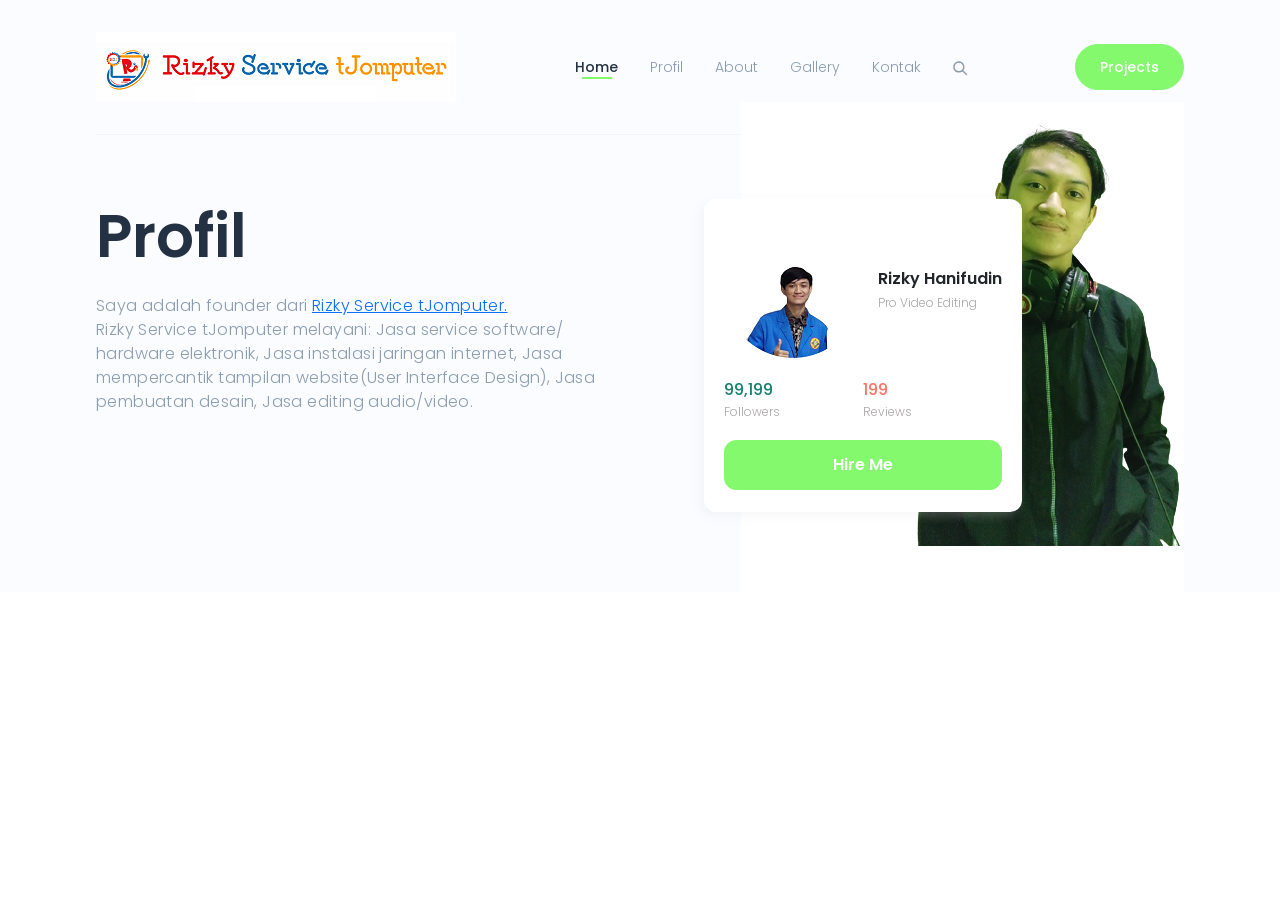
<file: profil.html>
<!DOCTYPE html>
  <html lang="en">
    <head>
      <meta charset="UTF-8" />
      <meta name="viewport" content="width=device-width, initial-scale=1.0" />
      <title>Profil | Rizky Hanifudin</title>
      <link href="https://cdn.jsdelivr.net/npm/bootstrap@5.0.0-beta2/dist/css/bootstrap.min.css" rel="stylesheet" integrity="sha384-BmbxuPwQa2lc/FVzBcNJ7UAyJxM6wuqIj61tLrc4wSX0szH/Ev+nYRRuWlolflfl" crossorigin="anonymous">
      <link rel="icon" href="image/favicon.png" type="image/png" sizes="16x16">
    </head>
    <body>
<!-- 	Start Musik     -->
	    	<audio hidden autoplay loop>
	    	<source src="music/EVAN_LOSS_FULL_SENYUM_SAYANG.mp3" type="audio/mpeg">
	  	</audio>
<!-- 	End Musik    -->
       <section class="h-100 w-100" style="
				box-sizing: border-box;
				position: relative;
				background-color: #FAFCFF;
			">
    <style>
      @import url("https://fonts.googleapis.com/css2?family=Poppins:ital,wght@0,100;0,200;0,300;0,400;0,500;0,600;0,700;0,800;0,900;1,100;1,200;1,300;1,400;1,500;1,600;1,700;1,800;1,900&display=swap");

      .header-3-3 .modal-backdrop.show {
        background-color: #000;
        opacity: 0.6;
      }

      .header-3-3 .modal-item.modal {
        top: 2rem;
      }

      .header-3-3 .navbar {
        padding: 2rem 2rem;
      }

      .header-3-3 .navbar-light .navbar-nav .nav-link {
        font: 300 0.875rem/1.5rem Poppins, sans-serif;
        color: #8B9CAF;
        padding: 0rem 1.25rem 0rem 0rem;
        margin-right: 0;
        margin-left: 0;
      }

      .header-3-3 .navbar-light .navbar-nav .nav-link:hover {
        font: 500 0.875rem/1.5rem Poppins, sans-serif;
        color: #243142;
      }

      .header-3-3 .navbar-light .navbar-nav .active {
        position: relative;
        width: fit-content;
      }

      .header-3-3 .navbar-light .navbar-nav .active>.nav-link,
      .header-3-3 .navbar-light .navbar-nav .nav-link.active,
      .header-3-3 .navbar-light .navbar-nav .nav-link.show,
      .header-3-3 .navbar-light .navbar-nav .show>.nav-link {
        font-weight: 500;
      }

      .header-3-3 .navbar-light .navbar-toggler-icon {
        background-image: urlurl("data:image/svg+xml,%3csvg xmlns='http://www.w3.org/2000/svg' viewBox='0 0 30 30'%3e%3cpath stroke='rgba%280, 0, 0, 0.55%29' stroke-linecap='round' stroke-miterlimit='10' stroke-width='2' d='M4 7h22M4 15h22M4 23h22'/%3e%3c/svg%3e");
      }

      .header-3-3 .btn:focus,
      .header-3-3 .btn:active {
        outline: none !important;
      }

      .header-3-3 .btn-fill {
        font: 500 0.875rem/1.25rem Poppins, sans-serif;
        border: 1px solid #84f96d;
        background-color: #84f96d;
        border-radius: 999px;
        padding: 0.75rem 1.5rem;
        transition: 0.3s;
      }

      .header-3-3 .btn-fill:hover {
        background-color: #84f96d;
        border: 1px solid #000000;
      }

      .header-3-3 .btn-no-fill {
        font: 500 0.875rem/1.25rem Poppins, sans-serif;
        color: #8B9CAF;
        padding: 0.75rem 2rem;
      }

      .header-3-3 .btn-no-fill:hover {
        color: #243142;
      }

      .header-3-3 .modal-item .modal-dialog .modal-content {
        border-radius: 8px;
      }

      .header-3-3 .responsive li {
        padding: 1rem;
      }

      .header-3-3 .hr {
        padding-left: 2rem;
        padding-right: 2rem;
      }

      .header-3-3 .hero {
        padding: 4rem 2rem;
      }

      .header-3-3 .left-column {
        margin-bottom: 0.75rem;
        width: 100%;
      }

      .header-3-3 .title-text-big {
        font: 600 2.25rem / normal Poppins, sans-serif;
        margin-bottom: 1.25rem;
        color: #243142;
      }

      .header-3-3 .text-caption {
        font: 300 1rem/1.5rem Poppins, sans-serif;
        letter-spacing: 0.025em;
        color: #8B9CAF;
        margin-bottom: 5rem;
      }

      .header-3-3 .btn-get {
        font: 600 1rem/1.5rem Poppins, sans-serif;
        padding: 1rem 2rem;
        border-radius: 999px;
        border: 1px solid #84f96d;
        background-color: #84f96d;
        transition: 0.3s;
      }

      .header-3-3 .btn-get:hover {
        background-color: #000000;
        border: 1px solid #000000;
      }

      .header-3-3 .btn-outline {
        font: 400 1rem/1.5rem Poppins, sans-serif;
        padding: 1rem 1.5rem;
        border-radius: 999px;
        background-color: transparent;
        border: 1px solid #A6B1BE;
        color: #A6B1BE;
        transition: 0.3s;
      }

      .header-3-3 .btn-outline:hover {
        border: 1px solid #000000;
        color: #000000;
      }

      .header-3-3 .btn-outline:hover div path {
        fill: #000000;
      }

      .header-3-3 .btn-outline:hover div rect {
        stroke: #000000;
      }

      .header-3-3 .right-column {
        width: 100%;
      }

      .header-3-3 .hero-right {
        right: 2rem;
        bottom: 0;
      }

      .header-3-3 .card-outer {
        padding-left: 0;
        z-index: 1;
      }

      .header-3-3 .card {
        transition: 0.4s;
        top: 0px;
        left: 0px;
        background-color: #FFFFFF;
        padding: 1.25rem;
        border-radius: 0.75rem;
        width: 100%;
        margin-top: 2.5rem;
        box-shadow: -4px 4px 10px 0px rgba(224, 224, 224, 0.25);
      }

      .header-3-3 .card:hover {
        top: -3px;
        left: -3px;
        transition: 0.4s;
        box-shadow: -4px 8px 15px 0px rgba(167, 167, 167, 0.25);
      }

      .header-3-3 .card-name {
        font: 600 1rem/1.5rem Poppins, sans-serif;
        margin-bottom: 0.25rem;
      }

      .header-3-3 .card-job {
        font: 300 0.75rem/1rem Poppins, sans-serif;
        color: #aaa6a6;
        margin-bottom: 0;
      }

      .header-3-3 .card-price-left {
        font: 500 1rem/1.5rem Poppins, sans-serif;
        margin-bottom: 0.125rem;
        color: #1B8171;
      }

      .header-3-3 .card-caption {
        font: 300 0.75rem/1rem Poppins, sans-serif;
        color: #aaa6a6;
        margin-bottom: 0;
      }

      .header-3-3 .card-price-right {
        font: 500 1rem/1.5rem Poppins, sans-serif;
        margin-bottom: 0.125rem;
        color: #FF7468;
      }

      .header-3-3 .btn-hire {
        font: 600 1rem/1.5rem Poppins, sans-serif;
        padding: 0.75rem 4rem;
        border-radius: 0.75rem;
        margin-bottom: 0.125rem;
        border: 1px solid #84f96d;
        background-color: #84f96d;
        transition: 0.3s;
      }

      .header-3-3 .btn-hire:hover {
        background-color: #000000;
        border: 1px solid #000000;
      }

      .header-3-3 .form {
        border-radius: 999px;
        background-color: #eef4fd;
        box-sizing: border-box;
        font-size: 14px;
        padding: 0rem 1rem;
        padding-right: 0.5rem;
        outline: none;
      }

      .header-3-3 .form div input[type="text"] {
        background-color: #eef4fd;
        box-sizing: border-box;
        font-size: 14px;
        padding: 0rem 0.5rem;
        outline: none;
        width: 100%;
      }

      .header-3-3 .center-search {
        bottom: 0.5rem;
      }

      @media (min-width: 576px) {
        .header-3-3 .modal-item .modal-dialog {
          max-width: 95%;
          border-radius: 12px;
        }

        .header-3-3 .navbar {
          padding: 2rem;
        }

        .header-3-3 .title-text-big {
          font-size: 3rem;
          line-height: 1.2;
        }
      }

      @media (min-width: 768px) {
        .header-3-3 .navbar {
          padding: 2rem 4rem;
        }

        .header-3-3 .hr {
          padding-left: 4rem;
          padding-right: 4rem;
        }

        .header-3-3 .hero {
          padding: 4rem;
        }

        .header-3-3 .left-column {
          margin-bottom: 3rem;
        }

        .header-3-3 .hero-right {
          right: 4rem;
        }

        .header-3-3 .card {
          margin-left: auto;
          margin-top: 0;
        }
      }

      @media (min-width: 992px) {

        .header-3-3 .navbar-light .navbar-nav .active:before {
          content: "";
          position: absolute;
          margin-left: auto;
          margin-right: auto;
          left: 0;
          right: 0;
          text-align: center;
          bottom: 0;
          height: 0px;
          width: 80%;
          /* or 100px */
          border-bottom: 2px solid #84f96d;
        }

        .header-3-3 .navbar {
          padding: 2rem 6rem;
        }

        .header-3-3 .navbar-light .navbar-nav .nav-link {
          padding: 0;
          margin-right: 1rem;
          margin-left: 1rem;
        }

        .header-3-3 .navbar-light .navbar-nav .active:before {
          width: 40%;
        }

        .header-3-3 .hr {
          padding-left: 6rem;
          padding-right: 6rem;
        }

        .header-3-3 .hero {
          padding: 4rem 6rem 5rem;
        }

        .header-3-3 .left-column {
          width: 50%;
          margin-bottom: 0;
        }

        .header-3-3 .title-text-big {
          font-size: 3.75rem;
          line-height: 1.25;
        }

        .header-3-3 .right-column {
          width: 50%;
        }

        .header-3-3 .hero-right {
          right: 6rem;
        }

        .header-3-3 .card-outer {
          padding-left: 4rem;
        }

        .header-3-3 .center-search {
          left: 48%;
          top: 50%;
          bottom: auto;
          transform: translate(-48%, -50%);
        }

        .header-3-3 .form {
          width: 340px;
        }
      }

      @media (max-width: 1023px) {
        .header-3-3 .form div input[type="text"] {
          width: 100%;
        }
      }
    </style>
    <div class="header-3-3 container-xxl mx-auto p-0 position-relative" style="font-family: 'Poppins', sans-serif">
      <nav class="navbar navbar-expand-lg navbar-light">
        <a href="index.html">
          <img style="margin-right: 0.75rem"
            src="image/logo.png" alt="Logo Rizky Service tJomputer" />
        </a>
        <button class="navbar-toggler border-0" type="button" data-bs-toggle="modal" data-bs-target="#targetModal-item">
          <span class="navbar-toggler-icon"></span>
        </button>

        <div class="modal-item modal fade" id="targetModal-item" tabindex="-1" role="dialog"
          aria-labelledby="targetModalLabel" aria-hidden="true">
          <div class="modal-dialog" role="document">
            <div class="modal-content bg-white border-0">
              <div class="modal-header border-0" style="padding: 2rem; padding-bottom: 0">
                <a class="modal-title" id="targetModalLabel">
                  <img style="margin-top: 0.5rem"
                    src="image/logo.png"
                    alt="" />
                </a>
                <button type="button" class="close btn-close text-white" data-bs-dismiss="modal"
                  aria-label="Close"></button>
              </div>
              <div class="modal-body" style="padding: 2rem; padding-top: 0; padding-bottom: 0">
                <ul class="navbar-nav responsive me-auto mt-2 mt-lg-0">
                  <li class="nav-item active position-relative">
                    <a class="nav-link main" style="color: #243142;" href="#">Home</a>
                  </li>
                  <li class="nav-item position-relative">
                    <a class="nav-link" href="#">Profil</a>
                  </li>
                  <li class="nav-item position-relative">
                    <a class="nav-link" href="#">About</a>
                  </li>
                  <li class="nav-item position-relative">
                    <a class="nav-link" href="#">Gallery</a>
                  </li>
                  <li class="nav-item position-relative">
                    <a class="nav-link" href="#">Kontak</a>
                  </li>
                  <li class="nav-item position-relative">
                    <a class="nav-link" data-bs-toggle="collapse" href="#collapse" role="button" aria-expanded="false"
                      aria-controls="collapse">
                      <svg width="15" height="15" viewBox="0 0 15 15" fill="none" xmlns="http://www.w3.org/2000/svg">
                        <path fill-rule="evenodd" clip-rule="evenodd"
                          d="M5.85 1.69346C3.5304 1.69346 1.65 3.57386 1.65 5.89346C1.65 8.21305 3.5304 10.0935 5.85 10.0935C8.1696 10.0935 10.05 8.21305 10.05 5.89346C10.05 3.57386 8.1696 1.69346 5.85 1.69346ZM0.25 5.89346C0.25 2.80066 2.75721 0.293457 5.85 0.293457C8.94279 0.293457 11.45 2.80066 11.45 5.89346C11.45 8.98625 8.94279 11.4935 5.85 11.4935C2.75721 11.4935 0.25 8.98625 0.25 5.89346Z"
                          fill="#8B9CAF" />
                        <path fill-rule="evenodd" clip-rule="evenodd"
                          d="M8.85503 8.89848C9.12839 8.62512 9.57161 8.62512 9.84497 8.89848L14.045 13.0985C14.3183 13.3718 14.3183 13.8151 14.045 14.0884C13.7716 14.3618 13.3284 14.3618 13.055 14.0884L8.85503 9.88843C8.58166 9.61506 8.58166 9.17185 8.85503 8.89848Z"
                          fill="#8B9CAF" />
                      </svg>
                    </a>
                    <form method class="collapse position-absolute form center-search border-0" id="collapse">
                      <div class="d-flex">
                        <input type="text" class="rounded-full border-0 focus:outline-none" placeholder="Search" />
                        <button class="btn" type="button">
                          <svg style="width: 20px; height: 20px" data-bs-toggle="collapse" href="#collapse"
                            role="button" aria-expanded="false" aria-controls="collapse" fill="none" stroke="#273B56"
                            viewBox="0 0 24 24" xmlns="http://www.w3.org/2000/svg">
                            <path stroke-linecap="round" stroke-linejoin="round" stroke-width="2"
                              d="M6 18L18 6M6 6l12 12"></path>
                          </svg>
                        </button>
                      </div>
                    </form>
                  </li>
                </ul>
              </div>
              <div class="modal-footer border-0" style="padding: 2rem; padding-top: 0.75rem">
                <!-- <button class="btn btn-default btn-no-fill">Sign In</button> -->
                <button class="btn btn-fill text-white">Register</button>
              </div>
            </div>
          </div>
        </div>
<!-- Ini yang di Edit linknya -->
        <div class="collapse navbar-collapse" id="navbarTogglerDemo">
          <ul class="navbar-nav mx-auto mt-2 mt-lg-0">
            <li class="nav-item active position-relative">
              <a class="nav-link main=" style="color: #243142;" href="index.html">Home</a>
            </li>
            <li class="nav-item position-relative">
              <a class="nav-link" href="profil.html">Profil</a>
            </li>
            <li class="nav-item position-relative">
              <a class="nav-link" href="about.html">About</a>
            </li>
            <li class="nav-item position-relative">
              <a class="nav-link" href="gallery.html">Gallery</a>
            </li>
            <li class="nav-item position-relative">
              <a class="nav-link" href="kontak.html">Kontak</a>
            </li>
            <li class="nav-item my-auto">
              <a class="nav-link" data-bs-toggle="collapse" href="#collapse" role="button" aria-expanded="false"
                aria-controls="collapse">
                <svg width="15" height="15" viewBox="0 0 15 15" fill="none" xmlns="http://www.w3.org/2000/svg">
                  <path fill-rule="evenodd" clip-rule="evenodd"
                    d="M5.85 1.69346C3.5304 1.69346 1.65 3.57386 1.65 5.89346C1.65 8.21305 3.5304 10.0935 5.85 10.0935C8.1696 10.0935 10.05 8.21305 10.05 5.89346C10.05 3.57386 8.1696 1.69346 5.85 1.69346ZM0.25 5.89346C0.25 2.80066 2.75721 0.293457 5.85 0.293457C8.94279 0.293457 11.45 2.80066 11.45 5.89346C11.45 8.98625 8.94279 11.4935 5.85 11.4935C2.75721 11.4935 0.25 8.98625 0.25 5.89346Z"
                    fill="#8B9CAF" />
                  <path fill-rule="evenodd" clip-rule="evenodd"
                    d="M8.85503 8.89848C9.12839 8.62512 9.57161 8.62512 9.84497 8.89848L14.045 13.0985C14.3183 13.3718 14.3183 13.8151 14.045 14.0884C13.7716 14.3618 13.3284 14.3618 13.055 14.0884L8.85503 9.88843C8.58166 9.61506 8.58166 9.17185 8.85503 8.89848Z"
                    fill="#8B9CAF" />
                </svg>
              </a>
              <form class="collapse position-absolute form center-search border-0" id="collapse">
                <div class="d-flex">
                  <input type="text" class="rounded-full border-0 focus:outline-none" placeholder="Search" />
                  <button class="btn" type="button">
                    <svg style="width: 20px; height: 20px" data-bs-toggle="collapse" href="#collapse" role="button"
                      aria-expanded="false" aria-controls="collapse" fill="none" stroke="#273B56" viewBox="0 0 24 24"
                      xmlns="http://www.w3.org/2000/svg">
                      <path stroke-linecap="round" stroke-linejoin="round" stroke-width="2" d="M6 18L18 6M6 6l12 12">
                      </path>
                    </svg>
                  </button>
                </div>
              </form>
            </li>
          </ul>
          <!-- <button class="btn btn-default btn-no-fill">Sign In</button> -->
          <a href="https://daenkyweb.github.io/"><button class="btn btn-fill text-white">Projects</button></a>
        </div>
      </nav>
      <!-- Selesai batas edit -->
      <div class="hr">
        <hr style="
							border-color: #F4F4F4;
							background-color: #F4F4F4;
							opacity: 1;
							margin: 0 !important;
						" />
      </div>

      <div>
        <div class="mx-auto d-flex flex-lg-row flex-column hero">
          <!-- Left Column -->
          <div
            class="left-column flex-lg-grow-1 d-flex flex-column align-items-lg-start text-lg-start align-items-center text-center">
            <h1 class="title-text-big">
              Profil
            </h1>
            <p class="text-caption">
              Saya adalah founder dari <a href="https://rizky-hanifudin.github.io/rizky-service-tjomputer">Rizky Service tJomputer.</a><br class="d-sm-block d-none" />
              Rizky Service tJomputer melayani: Jasa service software/ hardware elektronik, Jasa instalasi jaringan internet, Jasa mempercantik tampilan website(User Interface Design), Jasa pembuatan desain, Jasa editing audio/video.<br class="d-sm-block d-none" />
            </p>
            <!-- <div class="d-flex flex-sm-row flex-column align-items-center mx-auto mx-lg-0 justify-content-center gap-3">
              <button class="btn btn-get text-white d-inline-flex">
                Get Started
              </button>
              <button class="btn btn-outline">
                <div class="d-flex align-items-center">
                  <svg class="me-2" width="26" height="26" viewBox="0 0 26 26" fill="none"
                    xmlns="http://www.w3.org/2000/svg">
                    <path
                      d="M15.9295 13L11.6668 10.158V15.842L15.9295 13ZM17.9175 13.2773L10.8515 17.988C10.8013 18.0214 10.743 18.0406 10.6828 18.0434C10.6225 18.0463 10.5627 18.0328 10.5095 18.0044C10.4563 17.9759 10.4119 17.9336 10.3809 17.8818C10.3499 17.8301 10.3335 17.771 10.3335 17.7107V8.28933C10.3335 8.22904 10.3499 8.16988 10.3809 8.11816C10.4119 8.06644 10.4563 8.0241 10.5095 7.99564C10.5627 7.96718 10.6225 7.95367 10.6828 7.95655C10.743 7.95943 10.8013 7.9786 10.8515 8.012L17.9175 12.7227C17.9631 12.7531 18.0006 12.7943 18.0265 12.8427C18.0524 12.8911 18.0659 12.9451 18.0659 13C18.0659 13.0549 18.0524 13.1089 18.0265 13.1573C18.0006 13.2057 17.9631 13.2469 17.9175 13.2773Z"
                      fill="#A6B1BE" />
                    <rect x="0.5" y="0.5" width="25" height="25" rx="12.5" stroke="#A6B1BE" />
                  </svg>
                  Watch the video
                </div>
              </button>
            </div> -->
          </div>

          <!-- Right Column -->
          <div class="right-column d-flex justify-content-center justify-content-lg-start text-center pe-0">
            <img class="position-absolute d-lg-block d-none hero-right"
              src="image/bg_Rizky.png"
              alt="" />
            <div class="d-flex align-items-end card-outer">
              <div class="mx-auto d-flex flex-wrap align-items-center">
                <div class="card border-0 position-relative d-flex flex-column">
                  <div class="d-flex align-items-center" style="margin-bottom: 1.25rem">
                    <div>
                      <img style="margin-right: 1rem"
                        src="image/rizky.png"
                        alt="" />
                    </div>
                    <div class="text-start">
                      <p class="card-name">Rizky Hanifudin</p>
                      <p class="card-job">Pro Video Editing</p>
                    </div>
                  </div>
                  <div class="row text-start" style="margin-bottom: 1.25rem">
                    <div class="col-6">
                      <p class="card-price-left">99,199</p>
                      <p class="card-caption">Followers</p>
                    </div>
                    <div class="col-6 ps-0">
                      <p class="card-price-right">199</p>
                      <p class="card-caption">Reviews</p>
                    </div>
                  </div>
                  <button class="btn btn-hire text-white">
                    <div class="test d-none">show</div>
                    Hire Me
                  </button>
                </div>
              </div>
            </div>
          </div>
        </div>
      </div>
    </div>
  </section> 
      <script src="https://cdn.jsdelivr.net/npm/bootstrap@5.0.0-beta2/dist/js/bootstrap.bundle.min.js" integrity="sha384-b5kHyXgcpbZJO/tY9Ul7kGkf1S0CWuKcCD38l8YkeH8z8QjE0GmW1gYU5S9FOnJ0" crossorigin="anonymous"></script>
      <!--Start of Telegram Script-->
<script> window.intergramId = "619316603" </script>
<script id="intergram" type="text/javascript" src="https://www.intergram.xyz/js/widget.js"></script>
<script> 
    window.intergramId = "619316603";
    window.intergramCustomizations = {
        titleClosed: 'Tanya Admin',
        titleOpen: 'Tutup Obrolan',
        introMessage: 'Silahkan kirim pertanyaan jika ada kesulitan',
        autoResponse: 'Pesan anda telah sampai, harap tunggu Admin Rizky Hanifudin merespon',
        autoNoResponse: 'Maaf sepertinya Admin Rizky Hanifudin sedang sibuk.' +
                        'Harap tunggu balasan dari Admin.',
        mainColor: "#84f96d", // Can be any css supported color 'red', 'rgb(255,87,34)', etc
        alwaysUseFloatingButton: false // Use the mobile floating button also on large screens
    };
</script>
<script id="intergram" type="text/javascript" src="https://www.intergram.xyz/js/widget.js"></script>
<!--End of Telegram Script-->
    </body>
  </html>
</file>
